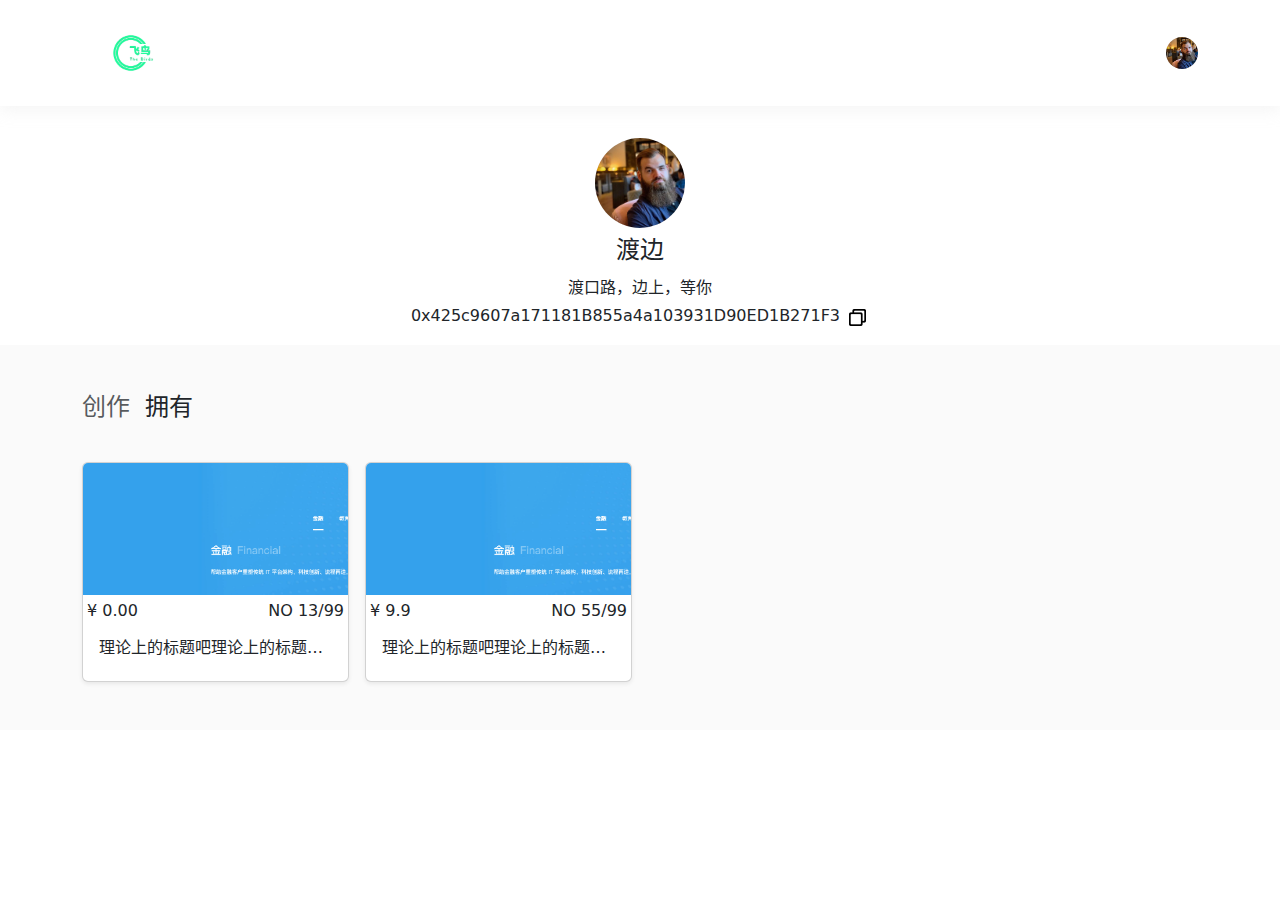
<file: center-buy.html>
<!DOCTYPE html>
<html lang="zh-CN">
	<head>
		<meta charset="utf-8">
		<title>NFT-bootstrap</title>
		<meta name="viewport" content="width=device-width, initial-scale=1">
		<link href="https://cdn.jsdelivr.net/npm/bootstrap@5.1.1/dist/css/bootstrap.min.css" rel="stylesheet"
			crossorigin="anonymous">
		<style type="text/css">
			.cred {
				border: 0.1px solid red;
			}

			header {
				box-shadow: 0px 4px 16px 0px rgba(212, 212, 212, 0.26);
			}
		</style>
	</head>
	<body>
		<header class="p-3 mb-3">
			<div class="container">
				<!-- <div class="d-flex flex-wrap align-items-center justify-content-center justify-content-lg-start"> -->
				<div class="d-flex flex-wrap align-items-center justify-content-center justify-content-md-between">
					<a href="#" class="d-flex align-items-center mb-2 mb-lg-0 text-dark text-decoration-none">
						<img src="img/image.png" class="img-fluid .img-thumbnail rounded-circle" width="100" />
					</a>

					<!-- <ul class="nav col-12 col-lg-auto me-lg-auto mb-2 justify-content-center mb-md-0"> -->
					<ul class="nav col-12 col-md-auto mb-2 justify-content-center mb-md-0">
						<!-- <li><a href="#" class="nav-link px-2 link-secondary">NFT市场</a></li>
		          <li><a href="#" class="nav-link px-2 link-dark">艺术家</a></li>
		          <li><a href="#" class="nav-link px-2 link-dark">展览馆</a></li>
		          <li><a href="#" class="nav-link px-2 link-dark">实物市场</a></li>
		          <li><a href="#" class="nav-link px-2 link-dark">元宇宙</a></li> -->
						<!-- <li><a href="#" class="nav-link px-2 link-secondary">NFT市场</a></li>
				  <li><a href="#" class="nav-link px-2 link-dark">设置信息</a></li>
				  <li><a href="#" class="nav-link px-2 link-dark">实名认证</a></li>
				  <li><a href="#" class="nav-link px-2 link-dark">邀请奖励</a></li> -->
						<!-- <li><a href="#" class="nav-link px-2 link-dark">市场动态</a></li> -->
						<!-- <li class="nav-item dropdown">
				    <a class="nav-link dropdown-toggle" href="#" id="navbarDropdown" role="button" data-bs-toggle="dropdown" aria-expanded="false">
				      Dropdown
				    </a>
				    <ul class="dropdown-menu" aria-labelledby="navbarDropdown">
				      <li><a class="dropdown-item" href="#">Action</a></li>
				      <li><a class="dropdown-item" href="#">Another action</a></li>
				      <li><hr class="dropdown-divider"></li>
				      <li><a class="dropdown-item" href="#">Something else here</a></li>
				    </ul>
				  </li> -->
					</ul>
					<style type="text/css">
						#head-logo::after {
							display: none;
							content: none;
						}
					</style>
					<div class="dropdown text-end">
						<a id="head-logo" href="#" class="d-block link-dark text-decoration-none dropdown-toggle"
							id="dropdownUser1" data-bs-toggle="dropdown" aria-expanded="false">
							<img src="./img/logo.jpeg" alt="mdo" width="32" height="32" class="rounded-circle">
						</a>
						<ul class="dropdown-menu text-small" aria-labelledby="dropdownUser1">
							<li><a class="dropdown-item" href="#">设置信息</a></li>
							<li><a class="dropdown-item" href="#">实名认证</a></li>
							<li><a class="dropdown-item" href="#">邀请奖励</a></li>
							<li>
								<hr class="dropdown-divider">
							</li>
							<li><a class="dropdown-item" href="#">离开系统</a></li>
						</ul>
					</div>
				</div>
			</div>
		</header>

		<style type="text/css">
			.baniframe {
				width: 100%;
				height: 100%;
				border-width: 0px;
			}

			.add-copy:hover {
				cursor: pointer;
			}
		</style>

		<!-- <iframe class="baniframe" sandbox="allow-scripts allow-same-origin" id="mh" src="./js/a8.html"></iframe> -->
		<div class=" p-3">
			<div class="container">
				<!-- <div class="row justify-content-between">
			    <div class="col-3">
			      One of
			    </div>
				<div class="col-3">
				  One of
				</div>
			  </div> -->
				<div class="row text-center">
					<div class="col-12">
						<img src="img/logo.jpeg" width="90" height="90" class="rounded-circle">
					</div>
					<div class="col-12">
						<h4 class="pt-2">渡边</h4>
					</div>
					<div class="col-12 p-1">
						渡口路，边上，等你
					</div>
					<div class="col-12 text-break align-middle">
						0x425c9607a171181B855a4a103931D90ED1B271F3 <img src="./img/copy24.png" class="add-copy">
					</div>
				</div>
			</div>
		</div>
		<!--  -->

		<style type="text/css">
			.content {
				background: #fafafa;
			}
			.content a{text-decoration: none;}
		</style>
		<div class="content">
			<div class="container pb-5">
				<!-- <h4 class="pt-5">创作</h4> -->
				
				<nav class="pt-5">
				  <ol class="breadcrumb">
				    <li class=""><a href="center.html" class=" text-muted"><h4>创作 &nbsp;</h4></a></li>
				    <li class=""><a href="#" class=" text-dark"><h4>拥有</h4></a></li>
				  </ol>
				</nav>
				<!-- <div class="d-flex">
		  			<div class="author d-flex align-items-center justify-content-center flex-column">
		  				<a href=""><img src="./img/logo02.jpeg" alt="" /></a>
		  				<div id="">
		  					住那
		  				</div>
		  			</div>
		  		</div> -->
				<div class="row row-cols-1 row-cols-md-4 g-3 pt-3">

					<div class="col colnft">
						<div class="card h-100 position-relative shadow-sm">
							<img src="./img/banner03.png" class="card-img-top" alt="...">
							<!-- <h6><span class="badge bg-warning" style="position: absolute;right: 0;top:5%;"><a href="#" class="text-dark">上架</a></span></h6> -->
							<div class="position-relative d-flex justify-content-around">
								<span class="card-title m-1  position-absolute top-0 start-0">¥ 0.00</span>
								<span class="card-title m-1 position-absolute top-0 end-0">NO 13/99</span>
							</div>
							<div class="card-body">
								<h6 class="card-title">&nbsp;</h6>
								<h6 class="card-title  text-truncate">理论上的标题吧理论上的标题吧理论上的标题吧理论上的标题吧</h6>
							</div>
						</div>
					</div>

					<div class="col colnft">
						<div class="card h-100 position-relative shadow-sm">
							<img src="./img/banner03.png" class="card-img-top" alt="...">
							<!-- <h6><span class="badge bg-warning" style="position: absolute;right: 0;top:5%;"><a href="#" class="text-dark">下架</a></span></h6> -->
							<div class="position-relative d-flex justify-content-around">
								<span class="card-title m-1  position-absolute top-0 start-0">¥ 9.9</span>
								<span class="card-title m-1 position-absolute top-0 end-0">NO 55/99</span>
							</div>
							<div class="card-body">
								<h6 class="card-title">&nbsp;</h6>
								<h6 class="card-title  text-truncate">理论上的标题吧理论上的标题吧理论上的标题吧理论上的标题吧</h6>
								
							</div>
						</div>
					</div>
					
				</div>
			</div>
		</div>


		<style type="text/css">
			.author-list {
				overflow: auto;
			}

			.author {
				width: 107px;
				height: 107px;
				border-radius: 16px;
			}

			.author:hover {
				background: #F5F5F5;
			}
		</style>

		<style type="text/css">
			footer a {
				color: #515154;
				text-decoration: none;
				font-size: 0.875em;
			}

			footer a:hover {
				color: #1d1d1f;
				text-decoration: underline;
			}
		</style>

		<!-- <footer></footer> -->
		<footer class="bd-footer py-5">
			<div class="container py-5">
				<div class="row">
				</div>
			</div>
		</footer>

		<!-- JavaScript 文件是可选的。从以下两种建议中选择一个即可！ -->

		<!-- 选项 1：包含 Popper 的 Bootstrap 集成包 -->
		<script src="https://cdn.jsdelivr.net/npm/bootstrap@5.1.1/dist/js/bootstrap.bundle.min.js"
			integrity="sha384-/bQdsTh/da6pkI1MST/rWKFNjaCP5gBSY4sEBT38Q/9RBh9AH40zEOg7Hlq2THRZ" crossorigin="anonymous">
		</script>

		<!-- 选项 2：Popper 和 Bootstrap 的 JS 插件各自独立 -->
		<!--
		<script src="https://cdn.jsdelivr.net/npm/@popperjs/core@2.9.3/dist/umd/popper.min.js" integrity="sha384-W8fXfP3gkOKtndU4JGtKDvXbO53Wy8SZCQHczT5FMiiqmQfUpWbYdTil/SxwZgAN" crossorigin="anonymous"></script>
		<script src="https://cdn.jsdelivr.net/npm/bootstrap@5.1.1/dist/js/bootstrap.min.js" integrity="sha384-skAcpIdS7UcVUC05LJ9Dxay8AXcDYfBJqt1CJ85S/CFujBsIzCIv+l9liuYLaMQ/" crossorigin="anonymous"></script>
		-->


	</body>
</html>
</file>
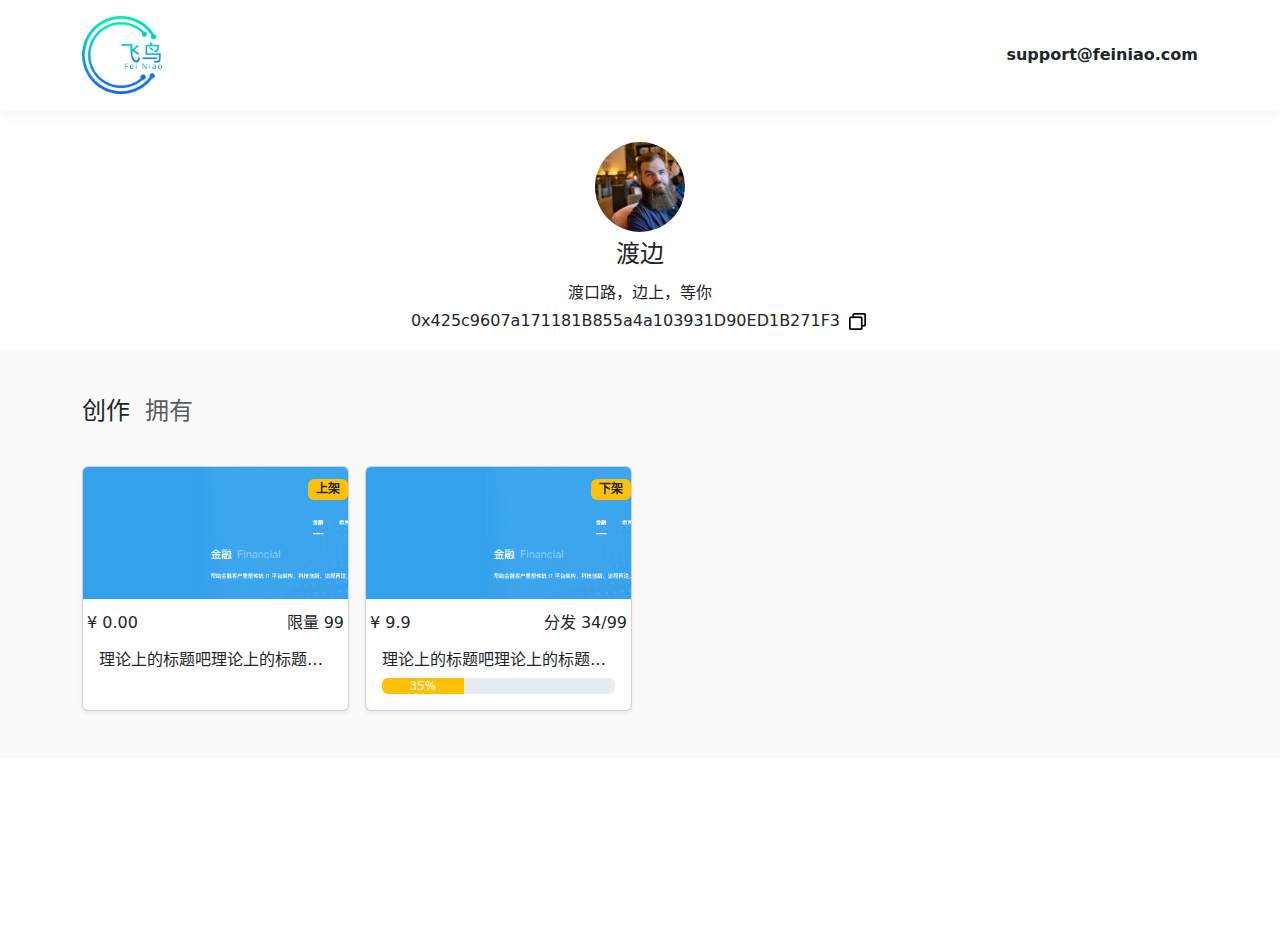
<file: center.html>
<!DOCTYPE html>
<html lang="zh-CN">
	<head>
		<meta charset="utf-8">
		<title>NFT-bootstrap</title>
		<meta name="viewport" content="width=device-width, initial-scale=1">
		<link href="https://cdn.jsdelivr.net/npm/bootstrap@5.1.1/dist/css/bootstrap.min.css" rel="stylesheet"
			crossorigin="anonymous">
		<style type="text/css">
			.cred {
				border: 0.1px solid red;
			}

			header {
				box-shadow: 0px 4px 16px 0px rgba(212, 212, 212, 0.26);
			}
		</style>
	</head>
	<body>
		<header class="p-3 mb-3">
			<div class="container">
				<!-- <div class="d-flex flex-wrap align-items-center justify-content-center justify-content-lg-start"> -->
				<div class="d-flex flex-wrap align-items-center justify-content-center justify-content-md-between">
					<a href="#" class="d-flex align-items-center mb-2 mb-lg-0 text-dark text-decoration-none">
						<img src="./img/logo-roll.png" class="img-fluid .img-thumbnail" width="80em" />
					</a>

					<!-- <ul class="nav col-12 col-lg-auto me-lg-auto mb-2 justify-content-center mb-md-0"> -->
					<ul class="nav col-12 col-md-auto mb-2 justify-content-center mb-md-0">
						<!-- <li><a href="#" class="nav-link px-2 link-secondary">NFT市场</a></li>
		          <li><a href="#" class="nav-link px-2 link-dark">艺术家</a></li>
		          <li><a href="#" class="nav-link px-2 link-dark">展览馆</a></li>
		          <li><a href="#" class="nav-link px-2 link-dark">实物市场</a></li>
		          <li><a href="#" class="nav-link px-2 link-dark">元宇宙</a></li> -->
						<!-- <li><a href="#" class="nav-link px-2 link-secondary">NFT市场</a></li>
				  <li><a href="#" class="nav-link px-2 link-dark">设置信息</a></li>
				  <li><a href="#" class="nav-link px-2 link-dark">实名认证</a></li>
				  <li><a href="#" class="nav-link px-2 link-dark">邀请奖励</a></li> -->
						<!-- <li><a href="#" class="nav-link px-2 link-dark">市场动态</a></li> -->
						<!-- <li class="nav-item dropdown">
				    <a class="nav-link dropdown-toggle" href="#" id="navbarDropdown" role="button" data-bs-toggle="dropdown" aria-expanded="false">
				      Dropdown
				    </a>
				    <ul class="dropdown-menu" aria-labelledby="navbarDropdown">
				      <li><a class="dropdown-item" href="#">Action</a></li>
				      <li><a class="dropdown-item" href="#">Another action</a></li>
				      <li><hr class="dropdown-divider"></li>
				      <li><a class="dropdown-item" href="#">Something else here</a></li>
				    </ul>
				  </li> -->
					</ul>
					<style type="text/css">
						#head-logo::after {
							display: none;
							content: none;
						}
					</style>
					<div class="dropdown text-end">
						<a id="head-logo" href="#" class="d-block link-dark text-decoration-none dropdown-toggle"
							id="dropdownUser1" data-bs-toggle="dropdown" aria-expanded="false">
							<!-- <img src="./img/logo.jpeg" alt="mdo" width="32" height="32" class="rounded-circle"> -->
							<b>support@feiniao.com</b>
						</a>
						<ul class="dropdown-menu text-small" aria-labelledby="dropdownUser1">
							<li><a class="dropdown-item" href="#">设置信息</a></li>
							<li><a class="dropdown-item" href="#">实名认证</a></li>
							<li><a class="dropdown-item" href="#">邀请奖励</a></li>
							<li>
								<hr class="dropdown-divider">
							</li>
							<li><a class="dropdown-item" href="#">离开系统</a></li>
						</ul>
					</div>
				</div>
			</div>
		</header>

		<style type="text/css">
			.baniframe {
				width: 100%;
				height: 100%;
				border-width: 0px;
			}

			.add-copy:hover {
				cursor: pointer;
			}
		</style>

		<!-- <iframe class="baniframe" sandbox="allow-scripts allow-same-origin" id="mh" src="./js/a8.html"></iframe> -->
		<div class=" p-3">
			<div class="container">
				<!-- <div class="row justify-content-between">
			    <div class="col-3">
			      One of
			    </div>
				<div class="col-3">
				  One of
				</div>
			  </div> -->
				<div class="row text-center">
					<div class="col-12">
						<img src="img/logo.jpeg" width="90" height="90" class="rounded-circle">
					</div>
					<div class="col-12">
						<h4 class="pt-2">渡边</h4>
					</div>
					<div class="col-12 p-1">
						渡口路，边上，等你
					</div>
					<div class="col-12 text-break align-middle">
						0x425c9607a171181B855a4a103931D90ED1B271F3 <img src="./img/copy24.png" class="add-copy">
					</div>
				</div>
			</div>
		</div>
		<!--  -->

		<style type="text/css">
			.content {
				background: #fafafa;
			}
			.content a{text-decoration: none;}
		</style>
		<div class="content">
			<div class="container pb-5">
				<!-- <h4 class="pt-5">创作</h4> -->
				
				<nav class="pt-5">
				  <ol class="breadcrumb">
				    <li class=""><a href="#" class=" text-dark"><h4>创作 &nbsp;</h4></a></li>
				    <li class=""><a href="center-buy.html" class=" text-muted"><h4>拥有</h4></a></li>
				  </ol>
				</nav>
				<!-- <div class="d-flex">
		  			<div class="author d-flex align-items-center justify-content-center flex-column">
		  				<a href=""><img src="./img/logo02.jpeg" alt="" /></a>
		  				<div id="">
		  					住那
		  				</div>
		  			</div>
		  		</div> -->
				<div class="row row-cols-1 row-cols-md-4 g-3 pt-3">

					<div class="col colnft">
						<div class="card h-100 position-relative shadow-sm">
							<img src="./img/banner03.png" class="card-img-top" alt="...">
							<h6><span class="badge bg-warning" style="position: absolute;right: 0;top:5%;"><a href="#" class="text-dark">上架</a></span></h6>
							<div class="position-relative d-flex justify-content-around">
								<span class="card-title m-1  position-absolute top-0 start-0">¥ 0.00</span>
								<span class="card-title m-1 position-absolute top-0 end-0">限量 99</span>
							</div>
							<div class="card-body">
								<h6 class="card-title">&nbsp;</h6>
								<h6 class="card-title  text-truncate">理论上的标题吧理论上的标题吧理论上的标题吧理论上的标题吧</h6>
							</div>
						</div>
					</div>

					<div class="col colnft">
						<div class="card h-100 position-relative shadow-sm">
							<img src="./img/banner03.png" class="card-img-top" alt="...">
							<h6><span class="badge bg-warning" style="position: absolute;right: 0;top:5%;"><a href="#" class="text-dark">下架</a></span></h6>
							<div class="position-relative d-flex justify-content-around">
								<span class="card-title m-1  position-absolute top-0 start-0">¥ 9.9</span>
								<span class="card-title m-1 position-absolute top-0 end-0">分发 34/99</span>
							</div>
							<div class="card-body">
								<h6 class="card-title">&nbsp;</h6>
								<h6 class="card-title  text-truncate">理论上的标题吧理论上的标题吧理论上的标题吧理论上的标题吧</h6>
								<div class="progress">
									<div class="progress-bar bg-warning" role="progressbar" style="width: 35%;"
										aria-valuenow="35" aria-valuemin="0" aria-valuemax="100">35%</div>
								</div>
							</div>
						</div>
					</div>
					
				</div>
			</div>
		</div>


		<style type="text/css">
			.author-list {
				overflow: auto;
			}

			.author {
				width: 107px;
				height: 107px;
				border-radius: 16px;
			}

			.author:hover {
				background: #F5F5F5;
			}
		</style>

		<style type="text/css">
			footer a {
				color: #515154;
				text-decoration: none;
				font-size: 0.875em;
			}

			footer a:hover {
				color: #1d1d1f;
				text-decoration: underline;
			}
		</style>

		<!-- <footer></footer> -->
		<footer class="bd-footer py-5">
			<div class="container py-5">
				<div class="row">
				</div>
			</div>
		</footer>

		<!-- JavaScript 文件是可选的。从以下两种建议中选择一个即可！ -->

		<!-- 选项 1：包含 Popper 的 Bootstrap 集成包 -->
		<script src="https://cdn.jsdelivr.net/npm/bootstrap@5.1.1/dist/js/bootstrap.bundle.min.js"
			integrity="sha384-/bQdsTh/da6pkI1MST/rWKFNjaCP5gBSY4sEBT38Q/9RBh9AH40zEOg7Hlq2THRZ" crossorigin="anonymous">
		</script>

		<!-- 选项 2：Popper 和 Bootstrap 的 JS 插件各自独立 -->
		<!--
		<script src="https://cdn.jsdelivr.net/npm/@popperjs/core@2.9.3/dist/umd/popper.min.js" integrity="sha384-W8fXfP3gkOKtndU4JGtKDvXbO53Wy8SZCQHczT5FMiiqmQfUpWbYdTil/SxwZgAN" crossorigin="anonymous"></script>
		<script src="https://cdn.jsdelivr.net/npm/bootstrap@5.1.1/dist/js/bootstrap.min.js" integrity="sha384-skAcpIdS7UcVUC05LJ9Dxay8AXcDYfBJqt1CJ85S/CFujBsIzCIv+l9liuYLaMQ/" crossorigin="anonymous"></script>
		-->


	</body>
</html>
</file>
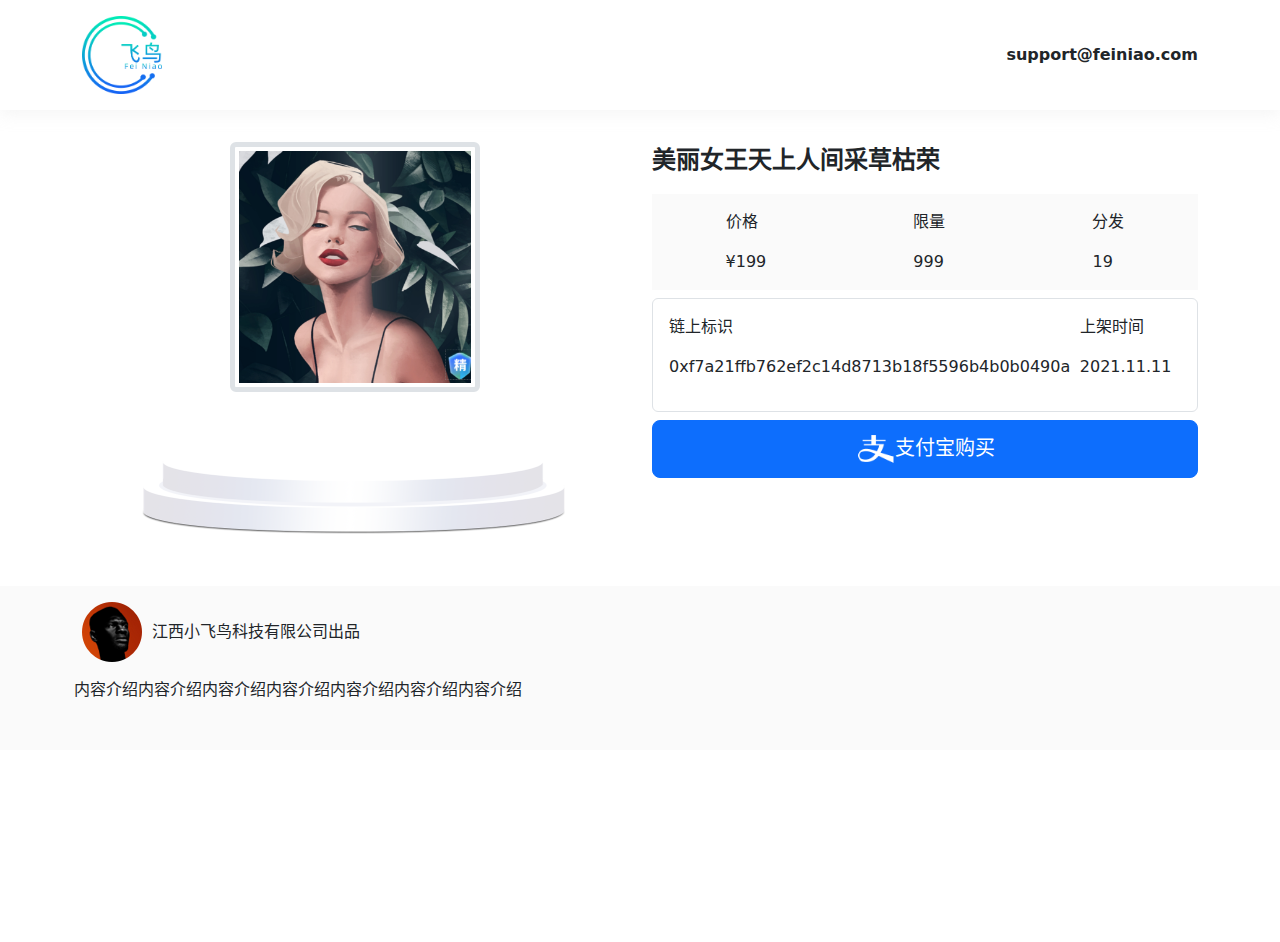
<file: detail.html>
<!DOCTYPE html>
<html lang="zh-CN">
	<head>
		<meta charset="utf-8">
		<title>NFT-bootstrap</title>
		<meta name="viewport" content="width=device-width, initial-scale=1">
		<link href="https://cdn.jsdelivr.net/npm/bootstrap@5.1.1/dist/css/bootstrap.min.css" rel="stylesheet"
			crossorigin="anonymous">
		<style type="text/css">
			.cred {
				border: 0.1px solid red;
			}

			header {
				box-shadow: 0px 4px 16px 0px rgba(212, 212, 212, 0.26);
			}

			.bg-main {
				background: rgb(107, 232, 186);
			}

			.bg-main2 {
				background: rgb(41, 103, 236);
			}
		</style>
	</head>
	<body>
		<header class="p-3 mb-3">
			<div class="container">
				<!-- <div class="d-flex flex-wrap align-items-center justify-content-center justify-content-lg-start"> -->
				<div class="d-flex flex-wrap align-items-center justify-content-center justify-content-md-between">
					<a href="#" class="d-flex align-items-center mb-2 mb-lg-0 text-dark text-decoration-none">
						<img src="./img/logo-roll.png" class="img-fluid .img-thumbnail" width="80em" />
					</a>

					<!-- <ul class="nav col-12 col-lg-auto me-lg-auto mb-2 justify-content-center mb-md-0"> -->
					<ul class="nav col-12 col-md-auto mb-2 justify-content-center mb-md-0">
						<!-- <li><a href="#" class="nav-link px-2 link-secondary">NFT市场</a></li>
		          <li><a href="#" class="nav-link px-2 link-dark">艺术家</a></li>
		          <li><a href="#" class="nav-link px-2 link-dark">展览馆</a></li>
		          <li><a href="#" class="nav-link px-2 link-dark">实物市场</a></li>
		          <li><a href="#" class="nav-link px-2 link-dark">元宇宙</a></li> -->
						<!-- <li><a href="#" class="nav-link px-2 link-secondary">NFT市场</a></li>
				  <li><a href="#" class="nav-link px-2 link-dark">设置信息</a></li>
				  <li><a href="#" class="nav-link px-2 link-dark">实名认证</a></li>
				  <li><a href="#" class="nav-link px-2 link-dark">邀请奖励</a></li> -->
						<!-- <li><a href="#" class="nav-link px-2 link-dark">市场动态</a></li> -->
						<!-- <li class="nav-item dropdown">
				    <a class="nav-link dropdown-toggle" href="#" id="navbarDropdown" role="button" data-bs-toggle="dropdown" aria-expanded="false">
				      Dropdown
				    </a>
				    <ul class="dropdown-menu" aria-labelledby="navbarDropdown">
				      <li><a class="dropdown-item" href="#">Action</a></li>
				      <li><a class="dropdown-item" href="#">Another action</a></li>
				      <li><hr class="dropdown-divider"></li>
				      <li><a class="dropdown-item" href="#">Something else here</a></li>
				    </ul>
				  </li> -->
					</ul>
					<style type="text/css">
						#head-logo::after {
							display: none;
							content: none;
						}
					</style>
					<div class="dropdown text-end">
						<a id="head-logo" href="#" class="d-block link-dark text-decoration-none dropdown-toggle"
							id="dropdownUser1" data-bs-toggle="dropdown" aria-expanded="false">
							<!-- <img src="./img/logo.jpeg" alt="mdo" width="32" height="32" class="rounded-circle"> -->
							<b>support@feiniao.com</b>
						</a>
						<ul class="dropdown-menu text-small" aria-labelledby="dropdownUser1">
							<li><a class="dropdown-item" href="#">设置信息</a></li>
							<li><a class="dropdown-item" href="#">实名认证</a></li>
							<li><a class="dropdown-item" href="#">邀请奖励</a></li>
							<li>
								<hr class="dropdown-divider">
							</li>
							<li><a class="dropdown-item" href="#">离开系统</a></li>
						</ul>
					</div>
				</div>
			</div>
		</header>

		<style type="text/css">
			.baniframe {
				width: 100%;
				height: 100%;
				border-width: 0px;
			}

			.add-copy:hover {
				cursor: pointer;
			}
			
			.nftimg{
				/* box-shadow: 0px 0px 15px 1px; */
				/* transform-style: preserve-3d;
				-webkit-transform-style: preserve-3d;
				perspective:150px;
				-webkit-perspective:150px; */
				/* transform: rotate(45deg);
				-webkit-transform: rotate(45deg); 
				transform-origin:20% 40%;
				-webkit-transform-origin:20% 40%; */;
				
				animation:myfirst 10s;
				animation-iteration-count:infinite;
				/* animation-timing-function: linear; */
				-webkit-animation:myfirst 10s;
				-webkit-animation-iteration-count: infinite;
				/* -webkit-animation-timing-function: linear; */
			}
			@keyframes myfirst{
				0%{transform:rotateY(0deg);}
				25%{transform:rotateY(30deg);}
				50%{transform:rotateY(0deg);}
				75%{transform:rotateY(-30deg);}
				100%{transform:rotateY(0deg);}
			}
			
			@-webkit-keyframes myfirsts
			{
				0%{transform:rotateY(0deg);}
				25%{transform:rotateY(30deg);}
				50%{transform:rotateY(0deg);}
				75%{transform:rotateY(-30deg);}
				100%{transform:rotateY(0deg);}
			}
			
			.nftimgdiv{
				perspective: 500px;
				transform-origin: bottom center;
				transform-style: preserve-3d;
				-webkit-transform-style: preserve-3d;
			}
		</style>
		
		<div class=" p-3">
			<div class="container">
				<div class="row d-flex align-content-start flex-wrap">
					<div class="col col-6 text-center nftimgdiv" style="position: relative;">
						<!-- <img src="./img/3d-2.png" class="nftimg" width="270" height="270" style="position: absolute;">
						<img src="./img/3d-3.png" class="nftimg" width="260" height="260" style="position: absolute;right: 65px;top: 5px;border:solid #fff 3px;border-radius: 15px;">
						<img src="./img/nft.png" class="nftimg" width="250" height="250" style="position: absolute;border-radius: 5px;right: 70px;top: 10px;"> -->
						
						<img src="./img/nft.png" class="img-thumbnail rounded border-5 nftimg" width="250" height="250">
						
						<img src="./img/nftbottom.png" class="img-fluid">
					</div>
					<div class="col col-6">
						<p class="fs-4 fw-bold">美丽女王天上人间采草枯荣</p>
						<div class="content d-flex justify-content-around pt-3">
							<div class="">
								<p>价格</p>
								<p>¥199</p>
							</div>
							<div class="">
								<p>限量</p>
								<p>999</p>
							</div>
							<div class="">
								<p>分发</p>
								<p>19</p>
							</div>
						</div>
						<div class="mt-2 mb-2 p-3 border rounded d-flex justify-content-between clearfix">
							<div class="clearfix">
								<p>链上标识</p>
								<span class="text-break" id="liveToastBtn" data-bs-toggle="tooltip"
									data-bs-placement="top"
									title="点击复制">0xf7a21ffb762ef2c14d8713b18f5596b4b0b0490a</span>
								<div class="position-fixed top-0 end-0 p-3" style="z-index: 11">
									<div id="liveToast" class="toast" role="alert" aria-live="assertive"
										aria-atomic="true">
										<div class="toast-body fw-bold">
											复制成功
										</div>
									</div>
								</div>
								<script type="text/javascript">
									var toastTrigger = document.getElementById('liveToastBtn')
									var toastLiveExample = document.getElementById('liveToast')
									if (toastTrigger) {
										toastTrigger.addEventListener('click', function() {
											var toast = new bootstrap.Toast(toastLiveExample)
											toast.show()
										})
									}
								</script>
							</div>
							<div class="">
								<p>上架时间</p>
								<p>2021.11.11</p>
							</div>
						</div>
						<div class="d-grid gap-2">
						  <button class="btn btn-primary btn-lg" type="button"><img src="img/alipay.png" width="40" >支付宝购买</button>
						  <!-- <button class="btn btn-success" type="button">微信</button> -->
						</div>
					</div>
				</div>

				<!-- <div class="row text-center">
					<div class="col-12">
						<img src="img/logo.jpeg" width="90" height="90" class="rounded-circle">
					</div>
					<div class="col-12">
						<h4 class="pt-2">渡边</h4>
					</div>
					<div class="col-12 p-1">
						渡口路，边上，等你
					</div>
					<div class="col-12 text-break align-middle">
						0x425c9607a171181B855a4a103931D90ED1B271F3 <img src="./img/copy24.png" class="add-copy">
					</div>
				</div> -->
			</div>
		</div>
		<!--  -->

		<style type="text/css">
			.content {
				background: #fafafa;
			}

			.content a {
				text-decoration: none;
			}
		</style>
		<div class="content">
			<div class="container pb-5">
				<!-- <h4 class="pt-5">创作</h4> -->

				<nav class="pt-3">
					<ol class="breadcrumb">
						<li class=""><a href="#" class=" text-dark">
								<img src="img/logo02.jpeg" > &nbsp;江西小飞鸟科技有限公司出品
							</a></li>
					</ol>
				</nav>
				<!-- <div class="d-flex">
		  			<div class="author d-flex align-items-center justify-content-center flex-column">
		  				<a href=""><img src="./img/logo02.jpeg" alt="" /></a>
		  				<div id="">
		  					住那
		  				</div>
		  			</div>
		  		</div> -->
				<div class="row row-cols-1 row-cols-md-4 g-3 pt-3">

					内容介绍内容介绍内容介绍内容介绍内容介绍内容介绍内容介绍

				</div>
			</div>
		</div>


		<style type="text/css">
			.author-list {
				overflow: auto;
			}

			.author {
				width: 107px;
				height: 107px;
				border-radius: 16px;
			}

			.author:hover {
				background: #F5F5F5;
			}
		</style>

		<style type="text/css">
			footer a {
				color: #515154;
				text-decoration: none;
				font-size: 0.875em;
			}

			footer a:hover {
				color: #1d1d1f;
				text-decoration: underline;
			}
		</style>

		<!-- <footer></footer> -->
		<footer class="bd-footer py-5">
			<div class="container py-5">
				<div class="row">
				</div>
			</div>
		</footer>

		<!-- JavaScript 文件是可选的。从以下两种建议中选择一个即可！ -->

		<!-- 选项 1：包含 Popper 的 Bootstrap 集成包 -->
		<script src="https://cdn.jsdelivr.net/npm/bootstrap@5.1.1/dist/js/bootstrap.bundle.min.js"
			integrity="sha384-/bQdsTh/da6pkI1MST/rWKFNjaCP5gBSY4sEBT38Q/9RBh9AH40zEOg7Hlq2THRZ" crossorigin="anonymous">
		</script>

		<!-- 选项 2：Popper 和 Bootstrap 的 JS 插件各自独立 -->
		<!--
		<script src="https://cdn.jsdelivr.net/npm/@popperjs/core@2.9.3/dist/umd/popper.min.js" integrity="sha384-W8fXfP3gkOKtndU4JGtKDvXbO53Wy8SZCQHczT5FMiiqmQfUpWbYdTil/SxwZgAN" crossorigin="anonymous"></script>
		<script src="https://cdn.jsdelivr.net/npm/bootstrap@5.1.1/dist/js/bootstrap.min.js" integrity="sha384-skAcpIdS7UcVUC05LJ9Dxay8AXcDYfBJqt1CJ85S/CFujBsIzCIv+l9liuYLaMQ/" crossorigin="anonymous"></script>
		-->
		
		<!-- ==================== -->
		


	</body>
</html>
</file>
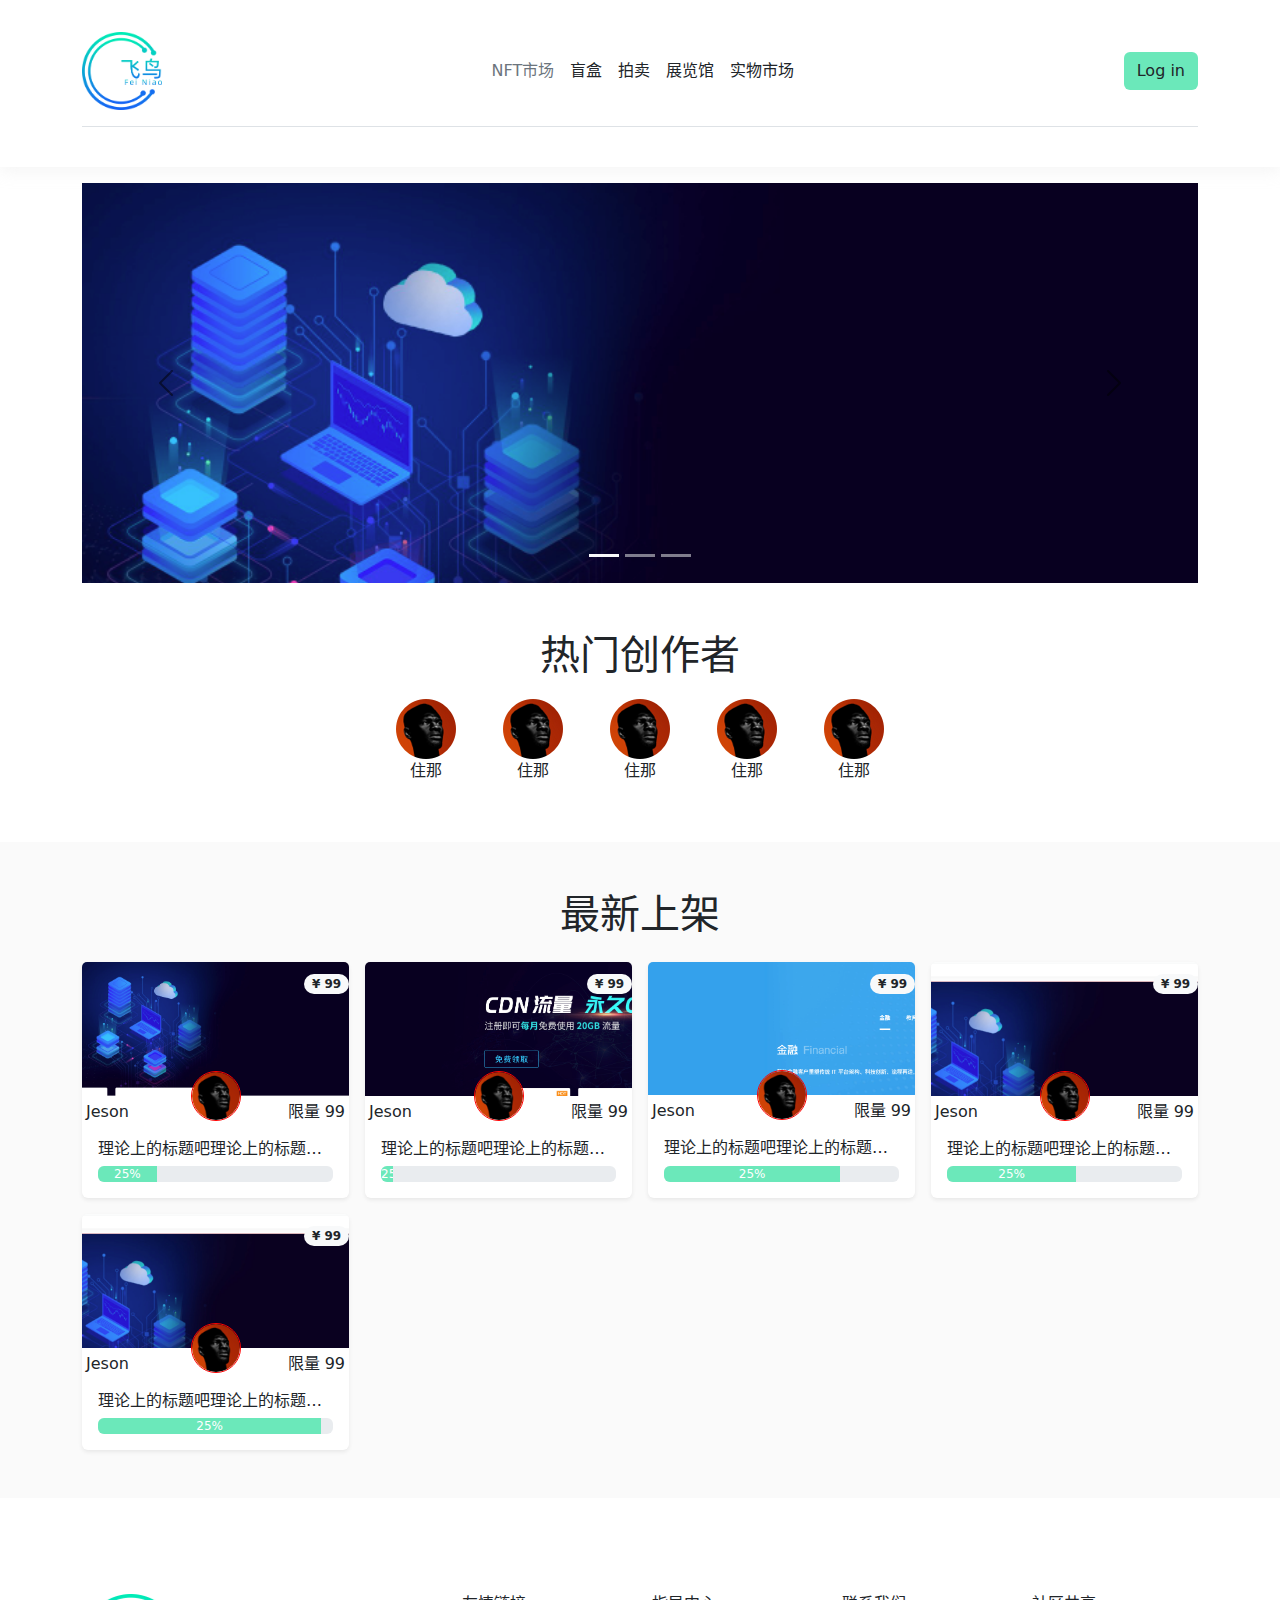
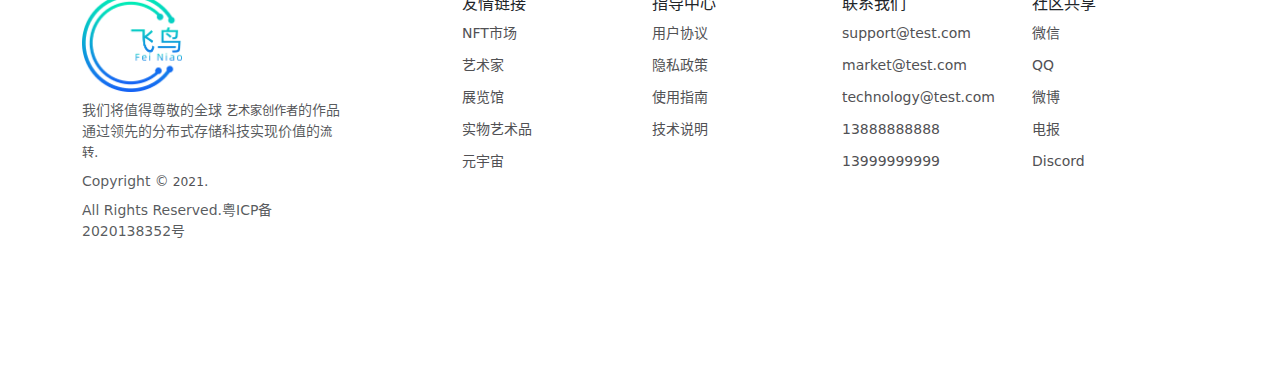
<file: index2.html>
<!DOCTYPE html>
<html lang="zh-CN">
	<head>
		<meta charset="utf-8">
		<title>NFT-bootstrap</title>
		<meta name="viewport" content="width=device-width, initial-scale=1">
		<link href="https://cdn.jsdelivr.net/npm/bootstrap@5.1.1/dist/css/bootstrap.min.css" rel="stylesheet" crossorigin="anonymous">
		<style type="text/css">
			.cred{border: 0.1px solid red;}
			header{box-shadow: 0px 4px 16px 0px rgba(212, 212, 212, 0.26);}
			.btn-main,.bg-main{background-color: rgb(107,232,186);}
			.btn-main:hover{background-color: rgb(94,206,194);}
		</style>
	</head>
	<body>
		<header class="p-3 mb-3">
		    <div class="container">
		      <!-- <div class="d-flex flex-wrap align-items-center justify-content-center justify-content-lg-start"> -->
			  <div class="d-flex flex-wrap align-items-center justify-content-center justify-content-md-between py-3 mb-4 border-bottom">
		        <a href="/" class="d-flex align-items-center mb-2 mb-lg-0 text-dark text-decoration-none">
		          <!-- <svg class="bi me-2" width="40" height="32" role="img" aria-label="Bootstrap"><use xlink:href="#bootstrap"></use></svg> -->
					<img src="./img/logo-roll.png" width="80em" class="img-fluid .img-thumbnail" />
				<!-- <img
				  class="img1"
				  referrerpolicy="no-referrer"
				  src="https://lanhu.oss-cn-beijing.aliyuncs.com/SketchPngda2b47b7b7fa029b27926ea884b1597c2c313bb571c308534229dad9538b8fa3"
				/> -->
				</a>
				
		        <!-- <ul class="nav col-12 col-lg-auto me-lg-auto mb-2 justify-content-center mb-md-0"> -->
				<ul class="nav col-12 col-md-auto mb-2 justify-content-center mb-md-0">
		          <li><a href="#" class="nav-link px-2 link-secondary">NFT市场</a></li>
		          <li><a href="#" class="nav-link px-2 link-dark">盲盒</a></li>
		          <li><a href="#" class="nav-link px-2 link-dark">拍卖</a></li>
		          <li><a href="#" class="nav-link px-2 link-dark">展览馆</a></li>
		          <li><a href="#" class="nav-link px-2 link-dark">实物市场</a></li>
		          <!-- <li><a href="#" class="nav-link px-2 link-dark">市场动态</a></li> -->
				  <!-- <li class="nav-item dropdown">
				    <a class="nav-link dropdown-toggle" href="#" id="navbarDropdown" role="button" data-bs-toggle="dropdown" aria-expanded="false">
				      Dropdown
				    </a>
				    <ul class="dropdown-menu" aria-labelledby="navbarDropdown">
				      <li><a class="dropdown-item" href="#">Action</a></li>
				      <li><a class="dropdown-item" href="#">Another action</a></li>
				      <li><hr class="dropdown-divider"></li>
				      <li><a class="dropdown-item" href="#">Something else here</a></li>
				    </ul>
				  </li> -->
		        </ul>
		
		        <!-- <form class="col-12 col-lg-auto mb-3 mb-lg-0 me-lg-3">
		          <input type="search" class="form-control" placeholder="Search..." aria-label="Search">
		        </form> -->
				
				<div class="text-end">
				  <a href="login.html"><button type="button" class="btn btn-main">Log in</button></a>
				</div>
		
		        <!-- <div class="dropdown text-end">
		          <a href="#" class="d-block link-dark text-decoration-none dropdown-toggle" id="dropdownUser1" data-bs-toggle="dropdown" aria-expanded="false">
		            <img src="./img/logo.jpeg" alt="mdo" width="32" height="32" class="rounded-circle">
		          </a>
		          <ul class="dropdown-menu text-small" aria-labelledby="dropdownUser1">
		            <li><a class="dropdown-item" href="#">个人中心</a></li>
		            <li><a class="dropdown-item" href="#">Settings</a></li>
		            <li><a class="dropdown-item" href="#">Profile</a></li>
		            <li><hr class="dropdown-divider"></li>
		            <li><a class="dropdown-item" href="#">Sign out</a></li>
		          </ul>
		        </div> -->
		      </div>
		    </div>
		  </header>
		  
		  <style type="text/css">
		  	.banner .carousel-inner {
				max-height: 400px;
			}
		  </style>
		  
		  <div class="banner">
		  	<div class="container">
				<!-- <div class="d-flex flex-wrap justify-content-md-between">
					<div class="banner-left cred">
						asdfasdf
					</div>
					<div class="banner-right cred">
						asdfasdf
					</div>
				</div> -->
				<div id="carouselExampleDark" class="carousel carousel-dark slide carousel-fade" data-bs-ride="carousel">
				  <div class="carousel-indicators">
				    <button type="button" data-bs-target="#carouselExampleDark" data-bs-slide-to="0" class="active bg-light" aria-current="true" aria-label="Slide 1"></button>
				    <button type="button" data-bs-target="#carouselExampleDark" data-bs-slide-to="1" aria-label="Slide 2" class=" bg-light"></button>
				    <button type="button" data-bs-target="#carouselExampleDark" data-bs-slide-to="2" aria-label="Slide 3" class=" bg-light"></button>
				  </div>
				  <div class="carousel-inner text-light">
				    <div class="carousel-item active" data-bs-interval="10000">
				      <img src="./img/banner01.png" class="d-block w-100" alt="...">
				      <div class="carousel-caption d-none d-md-block text-white">
				        <h5>First slide label</h5>
				        <p>Some representative placeholder content for the first slide.</p>
				      </div>
				    </div>
				    <div class="carousel-item" data-bs-interval="2000">
				      <img src="./img/banner02.png" class="d-block w-100" alt="...">
				      <div class="carousel-caption d-none d-md-block text-white">
				        <h5>Second slide label</h5>
				        <p>Some representative placeholder content for the second slide.</p>
				      </div>
				    </div>
				    <div class="carousel-item">
				      <img src="./img/banner03.png" class="d-block w-100" alt="...">
				      <div class="carousel-caption d-none d-md-block text-white">
				        <h5>Third slide label</h5>
				        <p>Some representative placeholder content for the third slide.</p>
				      </div>
				    </div>
				  </div>
				  <button class="carousel-control-prev" type="button" data-bs-target="#carouselExampleDark" data-bs-slide="prev">
				    <span class="carousel-control-prev-icon" aria-hidden="true"></span>
				    <span class="visually-hidden">Previous</span>
				  </button>
				  <button class="carousel-control-next" type="button" data-bs-target="#carouselExampleDark" data-bs-slide="next">
				    <span class="carousel-control-next-icon" aria-hidden="true"></span>
				    <span class="visually-hidden">Next</span>
				  </button>
				</div>
			</div>
		  </div>
		  <!-- banner end  -->
		  
		  <style type="text/css">
			.author-list{
				overflow: auto;
			}
		  	.author{
				width: 107px;
				height: 107px;
				border-radius: 16px;
			}
			.author:hover{
				background: #F5F5F5;
			}
		  </style>
		
		<div class="content">
			<div class="author-panner pb-5">
				<div class="container text-center">
					<h1 class="pt-5">热门创作者</h1>
					<div class="d-flex author-list justify-content-center">
						<div class="author d-flex align-items-center justify-content-center flex-column">
							<a href=""><img src="./img/logo02.jpeg" alt="" /></a>
							<div id="">
								住那
							</div>
						</div>
						
						<div class="author d-flex align-items-center justify-content-center flex-column">
							<a href=""><img src="./img/logo02.jpeg" alt="" /></a>
							<div id="">
								住那
							</div>
						</div>
						<div class="author d-flex align-items-center justify-content-center flex-column">
							<a href=""><img src="./img/logo02.jpeg" alt="" /></a>
							<div id="">
								住那
							</div>
						</div>
						<div class="author d-flex align-items-center justify-content-center flex-column">
							<a href=""><img src="./img/logo02.jpeg" alt="" /></a>
							<div id="">
								住那
							</div>
						</div>
						<div class="author d-flex align-items-center justify-content-center flex-column">
							<a href=""><img src="./img/logo02.jpeg" alt="" /></a>
							<div id="">
								住那
							</div>
						</div>
						
					</div>
				</div>
			</div>
			<style type="text/css">
				.colnft .card{border:currentColor;}
				/* .colnft .card:hover{box-shadow: 0 0 8px 8px rgba(0,0,0,.15)!important} */
				.colnft .card:hover{box-shadow: 0 .5rem 1rem rgba(0,0,0,.15)!important}
				.publish{background: #fafafa;}
			</style>
			<div class="publish">
				<div class="container pb-5 text-center">
					<h1 class="pt-5">最新上架</h1>
					<!-- <div class="d-flex">
						<div class="author d-flex align-items-center justify-content-center flex-column">
							<a href=""><img src="./img/logo02.jpeg" alt="" /></a>
							<div id="">
								住那
							</div>
						</div>
					</div> -->
					<div class="row row-cols-1 row-cols-md-4 g-3 pt-3">
						
					  <div class="col colnft">
					    <div class="card h-100 position-relative shadow-sm">
					      <img src="./img/banner01.png" class="card-img-top" alt="...">
						  <span class="badge rounded-pill bg-light text-dark" style="position: absolute;right: 0;top:5%;">¥ 99 <span class="visually-hidden">unread messages</span></span>
					      <div class="position-relative d-flex justify-content-around">
							<img src="./img/logo02.jpeg" style="width: 50px;height: 50px;border-radius: 50%;" class="cred  position-absolute top-0 start-10 translate-middle-y ">
							<span class="card-title m-1  position-absolute top-0 start-0">Jeson</span>
							<span class="card-title m-1 position-absolute top-0 end-0">限量 99</span>
					      </div>
						  <div class="card-body">
						  	<h6 class="card-title">&nbsp;</h6>
						  	<h6 class="card-title  text-truncate">理论上的标题吧理论上的标题吧理论上的标题吧理论上的标题吧</h6>
						  	<!-- <p class="card-text"><progress value="62" max="100"></progress></p> -->
							<div class="progress">
							  <div class="progress-bar bg-main" role="progressbar" style="width: 25%;" aria-valuenow="25" aria-valuemin="0" aria-valuemax="100">25%</div>
							</div>
						  </div>
					    </div>
					  </div>
					  
					  <div class="col colnft">
					    <div class="card h-100 position-relative shadow-sm">
					      <img src="./img/banner02.png" class="card-img-top" alt="...">
					  						  <span class="badge rounded-pill bg-light text-dark" style="position: absolute;right: 0;top:5%;">¥ 99 <span class="visually-hidden">unread messages</span></span>
					      <div class="position-relative d-flex justify-content-around">
					  							<img src="./img/logo02.jpeg" style="width: 50px;height: 50px;border-radius: 50%;" class="cred  position-absolute top-0 start-10 translate-middle-y ">
					  							<span class="card-title m-1  position-absolute top-0 start-0">Jeson</span>
					  							<span class="card-title m-1 position-absolute top-0 end-0">限量 99</span>
					      </div>
					  						  <div class="card-body">
					  						  	<h6 class="card-title">&nbsp;</h6>
					  						  	<h6 class="card-title  text-truncate">理论上的标题吧理论上的标题吧理论上的标题吧理论上的标题吧</h6>
					  						  	<!-- <p class="card-text"><progress value="62" max="100"></progress></p> -->
					  							<div class="progress">
					  							  <div class="progress-bar bg-main" role="progressbar" style="width: 5%;" aria-valuenow="5" aria-valuemin="0" aria-valuemax="100">25%</div>
					  							</div>
					  						  </div>
					    </div>
					  </div>
					  
					  <div class="col colnft">
					    <div class="card h-100 position-relative shadow-sm">
					      <img src="./img/banner03.png" class="card-img-top" alt="...">
					  						  <span class="badge rounded-pill bg-light text-dark" style="position: absolute;right: 0;top:5%;">¥ 99 <span class="visually-hidden">unread messages</span></span>
					      <div class="position-relative d-flex justify-content-around">
					  							<img src="./img/logo02.jpeg" style="width: 50px;height: 50px;border-radius: 50%;" class="cred  position-absolute top-0 start-10 translate-middle-y ">
					  							<span class="card-title m-1  position-absolute top-0 start-0">Jeson</span>
					  							<span class="card-title m-1 position-absolute top-0 end-0">限量 99</span>
					      </div>
					  						  <div class="card-body">
					  						  	<h6 class="card-title">&nbsp;</h6>
					  						  	<h6 class="card-title  text-truncate">理论上的标题吧理论上的标题吧理论上的标题吧理论上的标题吧</h6>
					  						  	<!-- <p class="card-text"><progress value="62" max="100"></progress></p> -->
					  							<div class="progress">
					  							  <div class="progress-bar bg-main" role="progressbar" style="width: 75%;" aria-valuenow="75" aria-valuemin="0" aria-valuemax="100">25%</div>
					  							</div>
					  						  </div>
					    </div>
					  </div>
					  
					  <div class="col colnft">
					    <div class="card h-100 position-relative shadow-sm">
					      <img src="./img/banner04.png" class="card-img-top" alt="...">
					  						  <span class="badge rounded-pill bg-light text-dark" style="position: absolute;right: 0;top:5%;">¥ 99 <span class="visually-hidden">unread messages</span></span>
					      <div class="position-relative d-flex justify-content-around">
					  							<img src="./img/logo02.jpeg" style="width: 50px;height: 50px;border-radius: 50%;" class="cred  position-absolute top-0 start-10 translate-middle-y ">
					  							<span class="card-title m-1  position-absolute top-0 start-0">Jeson</span>
					  							<span class="card-title m-1 position-absolute top-0 end-0">限量 99</span>
					      </div>
					  						  <div class="card-body">
					  						  	<h6 class="card-title">&nbsp;</h6>
					  						  	<h6 class="card-title  text-truncate">理论上的标题吧理论上的标题吧理论上的标题吧理论上的标题吧</h6>
					  						  	<!-- <p class="card-text"><progress value="62" max="100"></progress></p> -->
					  							<div class="progress">
					  							  <div class="progress-bar bg-main" role="progressbar" style="width: 55%;" aria-valuenow="55" aria-valuemin="0" aria-valuemax="100">25%</div>
					  							</div>
					  						  </div>
					    </div>
					  </div>
					  
					  <div class="col colnft">
					    <div class="card h-100 position-relative shadow-sm">
					      <img src="./img/banner04.png" class="card-img-top" alt="...">
					  						  <span class="badge rounded-pill bg-light text-dark" style="position: absolute;right: 0;top:5%;">¥ 99 <span class="visually-hidden">unread messages</span></span>
					      <div class="position-relative d-flex justify-content-around">
					  							<img src="./img/logo02.jpeg" style="width: 50px;height: 50px;border-radius: 50%;" class="cred  position-absolute top-0 start-10 translate-middle-y ">
					  							<span class="card-title m-1  position-absolute top-0 start-0">Jeson</span>
					  							<span class="card-title m-1 position-absolute top-0 end-0">限量 99</span>
					      </div>
					  						  <div class="card-body">
					  						  	<h6 class="card-title">&nbsp;</h6>
					  						  	<h6 class="card-title  text-truncate">理论上的标题吧理论上的标题吧理论上的标题吧理论上的标题吧</h6>
					  						  	<!-- <p class="card-text"><progress value="62" max="100"></progress></p> -->
					  							<div class="progress">
					  							  <div class="progress-bar bg-main" role="progressbar" style="width: 95%;" aria-valuenow="95" aria-valuemin="0" aria-valuemax="100">25%</div>
					  							</div>
					  						  </div>
					    </div>
					  </div>
					  
					  
					  
					</div>
				</div>
				
			</div>
		</div>
		
		<style type="text/css">
			footer a{color: #515154;text-decoration: none;font-size: 0.875em;}
			footer a:hover{color: #1d1d1f;text-decoration: underline;}
		</style>
		
		<!-- <footer></footer> -->
		<footer class="bd-footer py-5 ">
		  <div class="container py-5">
		    <div class="row">
		      <div class="col-lg-3 mb-3">
		        <a class="d-inline-flex align-items-center mb-2 link-dark text-decoration-none" href="/" aria-label="Bootstrap">
					<!-- <img src="https://lanhu.oss-cn-beijing.aliyuncs.com/SketchPngdc001eb902809ce3edaf88c6bde90cdf184cdbd726ef04a572b861a94f91546e"/> -->
					<img src="./img/logo-roll.png" width="100"/>
				  <!-- <span class="fs-5"> Feiniao</span> -->
		        </a>
		        <ul class="list-unstyled small text-muted">
		          <li class="mb-2">我们将值得尊敬的全球 <a href="/docs/5.1/about/team/">艺术家创作者</a>的作品通过领先的分布式存储科技实现价值的<a href="https://github.com/twbs/bootstrap/graphs/contributors">流转</a>.</li>
		          <li class="mb-2"> <a href="https://github.com/twbs/bootstrap/blob/main/LICENSE" target="_blank" rel="license noopener"> </a>Copyright ©<a href="https://creativecommons.org/licenses/by/3.0/" target="_blank" rel="license noopener"> 2021</a>.</li>
		          <li class="mb-2">All Rights Reserved.粤ICP备2020138352号</li>
		        </ul>
		      </div>
		      <div class="col-6 col-lg-2 offset-lg-1 mb-3">
		        <h6>友情链接</h6>
		        <ul class="list-unstyled">
		          <li class="mb-2"><a href="/">NFT市场</a></li>
		          <li class="mb-2"><a href="/docs/5.1/">艺术家</a></li>
		          <li class="mb-2"><a href="/docs/5.1/examples/">展览馆</a></li>
		          <li class="mb-2"><a href="https://themes.getbootstrap.com/">实物艺术品</a></li>
		          <li class="mb-2"><a href="https://blog.getbootstrap.com/">元宇宙</a></li>
		        </ul>
		      </div>
		      <div class="col-6 col-lg-2 mb-3">
		        <h6>指导中心</h6>
		        <ul class="list-unstyled">
		          <li class="mb-2"><a href="/docs/5.1/getting-started/">用户协议</a></li>
		          <li class="mb-2"><a href="/docs/5.1/examples/starter-template/">隐私政策</a></li>
		          <li class="mb-2"><a href="/docs/5.1/getting-started/webpack/">使用指南</a></li>
		          <li class="mb-2"><a href="/docs/5.1/getting-started/parcel/">技术说明</a></li>
		        </ul>
		      </div>
		      <div class="col-6 col-lg-2 mb-3">
		        <h6>联系我们</h6>
		        <ul class="list-unstyled">
		          <li class="mb-2"><a href="https://github.com/twbs/bootstrap">support@test.com</a></li>
		          <li class="mb-2"><a href="https://github.com/twbs/bootstrap/tree/v4-dev">market@test.com</a></li>
		          <li class="mb-2"><a href="https://github.com/twbs/icons">technology@test.com</a></li>
		          <li class="mb-2"><a href="https://github.com/twbs/rfs">13888888888</a></li>
		          <li class="mb-2"><a href="https://github.com/twbs/bootstrap-npm-starter">13999999999</a></li>
		        </ul>
		      </div>
		      <div class="col-6 col-lg-2 mb-3">
		        <h6>社区共享</h6>
		        <ul class="list-unstyled">
		          <li class="mb-2"><a href="https://github.com/twbs/bootstrap/issues">微信</a></li>
		          <li class="mb-2"><a href="https://github.com/twbs/bootstrap/discussions">QQ</a></li>
		          <li class="mb-2"><a href="https://github.com/sponsors/twbs">微博</a></li>
		          <li class="mb-2"><a href="https://opencollective.com/bootstrap">电报</a></li>
		          <li class="mb-2"><a href="https://bootstrap-slack.herokuapp.com/">Discord</a></li>
		          <li class="mb-2"><a href="https://stackoverflow.com/questions/tagged/bootstrap-5"></a></li>
		        </ul>
		      </div>
		    </div>
		  </div>
		</footer>
		
		<!-- JavaScript 文件是可选的。从以下两种建议中选择一个即可！ -->
		
		<!-- 选项 1：包含 Popper 的 Bootstrap 集成包 -->
		<script src="https://cdn.jsdelivr.net/npm/bootstrap@5.1.1/dist/js/bootstrap.bundle.min.js" integrity="sha384-/bQdsTh/da6pkI1MST/rWKFNjaCP5gBSY4sEBT38Q/9RBh9AH40zEOg7Hlq2THRZ" crossorigin="anonymous"></script>
	
		<!-- 选项 2：Popper 和 Bootstrap 的 JS 插件各自独立 -->
		<!--
		<script src="https://cdn.jsdelivr.net/npm/@popperjs/core@2.9.3/dist/umd/popper.min.js" integrity="sha384-W8fXfP3gkOKtndU4JGtKDvXbO53Wy8SZCQHczT5FMiiqmQfUpWbYdTil/SxwZgAN" crossorigin="anonymous"></script>
		<script src="https://cdn.jsdelivr.net/npm/bootstrap@5.1.1/dist/js/bootstrap.min.js" integrity="sha384-skAcpIdS7UcVUC05LJ9Dxay8AXcDYfBJqt1CJ85S/CFujBsIzCIv+l9liuYLaMQ/" crossorigin="anonymous"></script>
		-->
		
	
	</body>
</html>
</file>
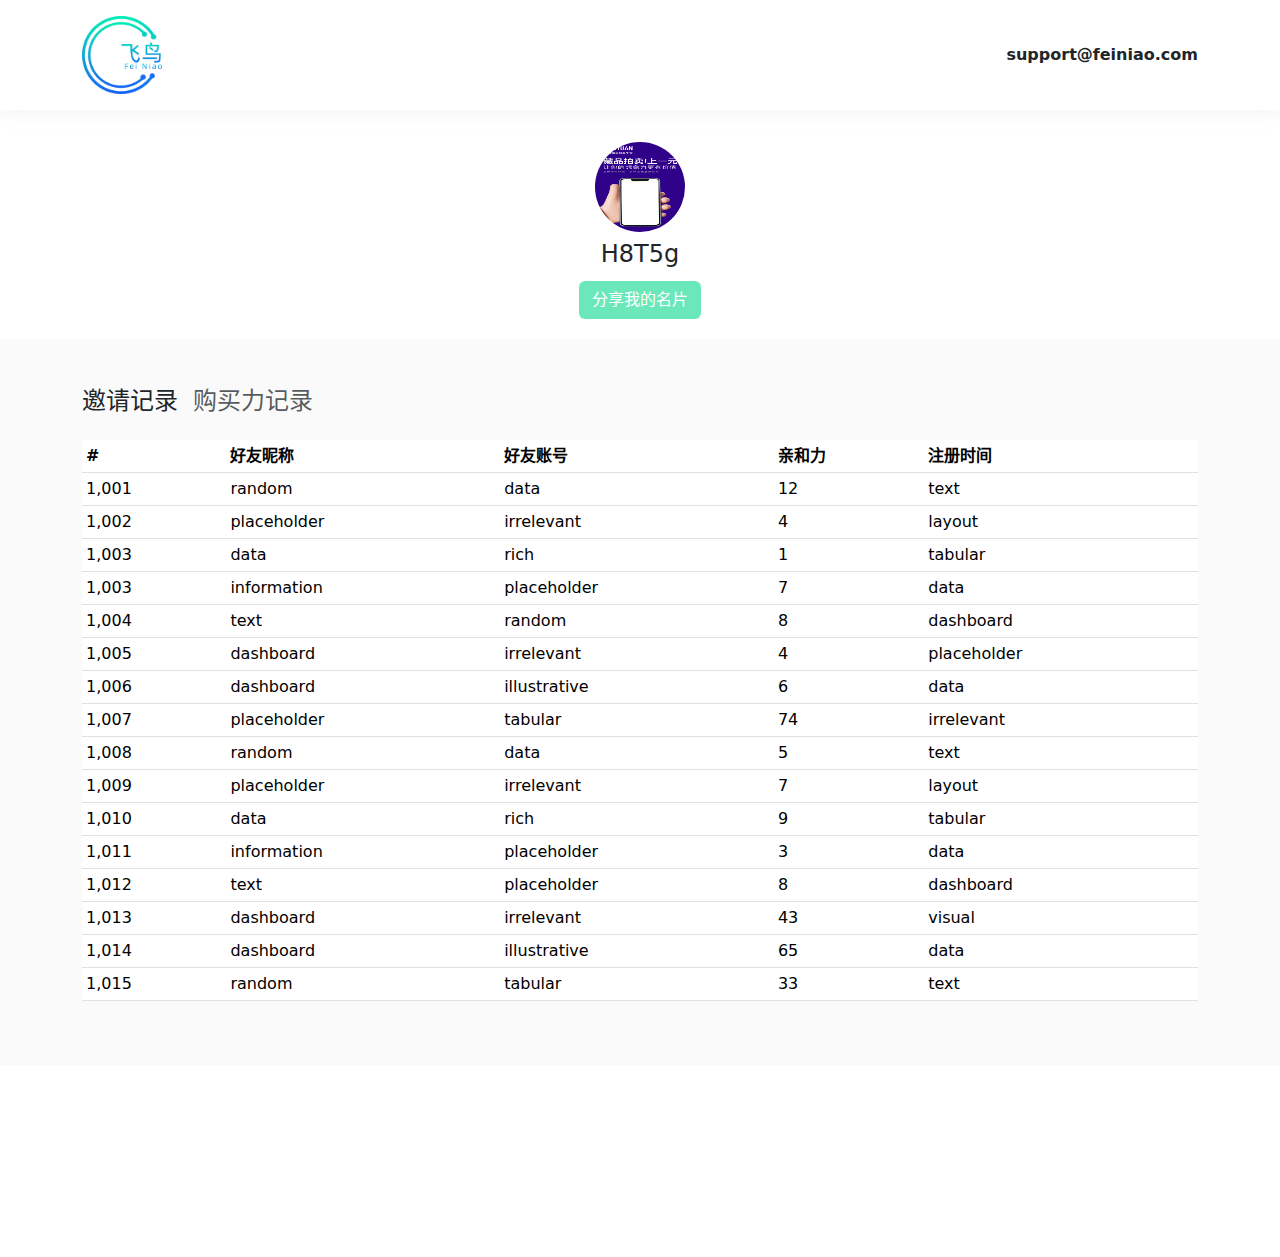
<file: invite.html>
<!DOCTYPE html>
<html lang="zh-CN">
	<head>
		<meta charset="utf-8">
		<title>NFT-bootstrap</title>
		<meta name="viewport" content="width=device-width, initial-scale=1">
		<link href="https://cdn.jsdelivr.net/npm/bootstrap@5.1.1/dist/css/bootstrap.min.css" rel="stylesheet"
			crossorigin="anonymous">
		<style type="text/css">
			.cred {
				border: 0.1px solid red;
			}

			.cmain {
				color: rgb(107, 232, 186);
			}

			.cmain2 {
				color: rgb(94, 206, 194);
			}

			a:hover {
				color: rgb(94, 206, 194);
			}

			.bg-main {
				background: rgb(107, 232, 186);
			}
			.bg-main2{
				background: rgb(41,103,236);
			}

			header {
				box-shadow: 0px 4px 16px 0px rgba(212, 212, 212, 0.26);
			}
		</style>
	</head>
	<body>
		<header class="p-3 mb-3">
			<div class="container">
				<!-- <div class="d-flex flex-wrap align-items-center justify-content-center justify-content-lg-start"> -->
				<div class="d-flex flex-wrap align-items-center justify-content-center justify-content-md-between">
					<a href="#" class="d-flex align-items-center mb-2 mb-lg-0 text-dark text-decoration-none">
						<img src="./img/logo-roll.png" class="img-fluid .img-thumbnail" width="80em" />
					</a>

					<!-- <ul class="nav col-12 col-lg-auto me-lg-auto mb-2 justify-content-center mb-md-0"> -->
					<ul class="nav col-12 col-md-auto mb-2 justify-content-center mb-md-0">
						<!-- <li><a href="#" class="nav-link px-2 link-secondary">NFT市场</a></li>
		          <li><a href="#" class="nav-link px-2 link-dark">艺术家</a></li>
		          <li><a href="#" class="nav-link px-2 link-dark">展览馆</a></li>
		          <li><a href="#" class="nav-link px-2 link-dark">实物市场</a></li>
		          <li><a href="#" class="nav-link px-2 link-dark">元宇宙</a></li> -->
						<!-- <li><a href="#" class="nav-link px-2 link-secondary">NFT市场</a></li>
				  <li><a href="#" class="nav-link px-2 link-dark">设置信息</a></li>
				  <li><a href="#" class="nav-link px-2 link-dark">实名认证</a></li>
				  <li><a href="#" class="nav-link px-2 link-dark">邀请奖励</a></li> -->
						<!-- <li><a href="#" class="nav-link px-2 link-dark">市场动态</a></li> -->
						<!-- <li class="nav-item dropdown">
				    <a class="nav-link dropdown-toggle" href="#" id="navbarDropdown" role="button" data-bs-toggle="dropdown" aria-expanded="false">
				      Dropdown
				    </a>
				    <ul class="dropdown-menu" aria-labelledby="navbarDropdown">
				      <li><a class="dropdown-item" href="#">Action</a></li>
				      <li><a class="dropdown-item" href="#">Another action</a></li>
				      <li><hr class="dropdown-divider"></li>
				      <li><a class="dropdown-item" href="#">Something else here</a></li>
				    </ul>
				  </li> -->
					</ul>
					<style type="text/css">
						#head-logo::after {
							display: none;
							content: none;
						}
					</style>
					<div class="dropdown text-end">
						<a id="head-logo" href="#" class="d-block link-dark text-decoration-none dropdown-toggle"
							id="dropdownUser1" data-bs-toggle="dropdown" aria-expanded="false">
							<!-- <img src="./img/logo.jpeg" alt="mdo" width="32" height="32" class="rounded-circle"> -->
							<b>support@feiniao.com</b>
						</a>
						<ul class="dropdown-menu text-small" aria-labelledby="dropdownUser1">
							<li><a class="dropdown-item" href="#">设置信息</a></li>
							<li><a class="dropdown-item" href="#">实名认证</a></li>
							<li><a class="dropdown-item" href="#">邀请奖励</a></li>
							<li>
								<hr class="dropdown-divider">
							</li>
							<li><a class="dropdown-item" href="#">离开系统</a></li>
						</ul>
					</div>
				</div>
			</div>
		</header>

		<style type="text/css">
			.baniframe {
				width: 100%;
				height: 100%;
				border-width: 0px;
			}

			.add-copy:hover {
				cursor: pointer;
			}
		</style>

		<!-- <iframe class="baniframe" sandbox="allow-scripts allow-same-origin" id="mh" src="./js/a8.html"></iframe> -->
		<div class=" p-3">
			<div class="container">
				<!-- <img src="img/codebanner.png" > -->
				<div class="row text-center">
					<div class="col-12">
						<img src="./img/codebanner.png" width="90" height="90" class="rounded-circle">
					</div>
					<div class="col-12">
						<h4 class="pt-2">H8T5g</h4>
					</div>
					<div class="col-12 p-1">
						<button type="button" class="btn bg-main text-white">分享我的名片</button>
					</div>
				</div>
			</div>
		</div>
		<!--  -->

		<style type="text/css">
			.content {
				background: #fafafa;
			}

			.content a {
				text-decoration: none;
			}
		</style>
		<div class="content">
			<div class="container pb-5">
				<nav class="pt-5">
				  <ol class="breadcrumb">
				    <li class=""><a href="invite.html" class=" text-dark"><h4>邀请记录 &nbsp;</h4></a></li>
				    <li class=""><a href="token.html" class=" text-muted"><h4>购买力记录</h4></a></li>
				  </ol>
				</nav>

				<div class="table-responsive">
				        <table class="table table-sm">
				          <thead>
				            <tr  class="bg-main text-light">
				              <th scope="col">#</th>
				              <th scope="col">好友昵称</th>
				              <th scope="col">好友账号</th>
				              <th scope="col">亲和力</th>
				              <th scope="col">注册时间</th>
				            </tr>
				          </thead>
				          <tbody>
				            <tr>
				              <td>1,001</td>
				              <td>random</td>
				              <td>data</td>
				              <td>12</td>
				              <td>text</td>
				            </tr>
				            <tr>
				              <td>1,002</td>
				              <td>placeholder</td>
				              <td>irrelevant</td>
				              <td>4</td>
				              <td>layout</td>
				            </tr>
				            <tr>
				              <td>1,003</td>
				              <td>data</td>
				              <td>rich</td>
				              <td>1</td>
				              <td>tabular</td>
				            </tr>
				            <tr>
				              <td>1,003</td>
				              <td>information</td>
				              <td>placeholder</td>
				              <td>7</td>
				              <td>data</td>
				            </tr>
				            <tr>
				              <td>1,004</td>
				              <td>text</td>
				              <td>random</td>
				              <td>8</td>
				              <td>dashboard</td>
				            </tr>
				            <tr>
				              <td>1,005</td>
				              <td>dashboard</td>
				              <td>irrelevant</td>
				              <td>4</td>
				              <td>placeholder</td>
				            </tr>
				            <tr>
				              <td>1,006</td>
				              <td>dashboard</td>
				              <td>illustrative</td>
				              <td>6</td>
				              <td>data</td>
				            </tr>
				            <tr>
				              <td>1,007</td>
				              <td>placeholder</td>
				              <td>tabular</td>
				              <td>74</td>
				              <td>irrelevant</td>
				            </tr>
				            <tr>
				              <td>1,008</td>
				              <td>random</td>
				              <td>data</td>
				              <td>5</td>
				              <td>text</td>
				            </tr>
				            <tr>
				              <td>1,009</td>
				              <td>placeholder</td>
				              <td>irrelevant</td>
				              <td>7</td>
				              <td>layout</td>
				            </tr>
				            <tr>
				              <td>1,010</td>
				              <td>data</td>
				              <td>rich</td>
				              <td>9</td>
				              <td>tabular</td>
				            </tr>
				            <tr>
				              <td>1,011</td>
				              <td>information</td>
				              <td>placeholder</td>
				              <td>3</td>
				              <td>data</td>
				            </tr>
				            <tr>
				              <td>1,012</td>
				              <td>text</td>
				              <td>placeholder</td>
				              <td>8</td>
				              <td>dashboard</td>
				            </tr>
				            <tr>
				              <td>1,013</td>
				              <td>dashboard</td>
				              <td>irrelevant</td>
				              <td>43</td>
				              <td>visual</td>
				            </tr>
				            <tr>
				              <td>1,014</td>
				              <td>dashboard</td>
				              <td>illustrative</td>
				              <td>65</td>
				              <td>data</td>
				            </tr>
				            <tr>
				              <td>1,015</td>
				              <td>random</td>
				              <td>tabular</td>
				              <td>33</td>
				              <td>text</td>
				            </tr>
				          </tbody>
				        </table>
				      </div>
				
			</div>
		</div>


		<style type="text/css">
			.author-list {
				overflow: auto;
			}

			.author {
				width: 107px;
				height: 107px;
				border-radius: 16px;
			}

			.author:hover {
				background: #F5F5F5;
			}
		</style>

		<style type="text/css">
			footer a {
				color: #515154;
				text-decoration: none;
				font-size: 0.875em;
			}

			footer a:hover {
				color: #1d1d1f;
				text-decoration: underline;
			}
		</style>

		<!-- <footer></footer> -->
		<footer class="bd-footer py-5">
			<div class="container py-5">
				<div class="row">
				</div>
			</div>
		</footer>

		<!-- JavaScript 文件是可选的。从以下两种建议中选择一个即可！ -->

		<!-- 选项 1：包含 Popper 的 Bootstrap 集成包 -->
		<script src="https://cdn.jsdelivr.net/npm/bootstrap@5.1.1/dist/js/bootstrap.bundle.min.js"
			integrity="sha384-/bQdsTh/da6pkI1MST/rWKFNjaCP5gBSY4sEBT38Q/9RBh9AH40zEOg7Hlq2THRZ" crossorigin="anonymous">
		</script>

		<!-- 选项 2：Popper 和 Bootstrap 的 JS 插件各自独立 -->
		<!--
		<script src="https://cdn.jsdelivr.net/npm/@popperjs/core@2.9.3/dist/umd/popper.min.js" integrity="sha384-W8fXfP3gkOKtndU4JGtKDvXbO53Wy8SZCQHczT5FMiiqmQfUpWbYdTil/SxwZgAN" crossorigin="anonymous"></script>
		<script src="https://cdn.jsdelivr.net/npm/bootstrap@5.1.1/dist/js/bootstrap.min.js" integrity="sha384-skAcpIdS7UcVUC05LJ9Dxay8AXcDYfBJqt1CJ85S/CFujBsIzCIv+l9liuYLaMQ/" crossorigin="anonymous"></script>
		-->


	</body>
</html>
</file>
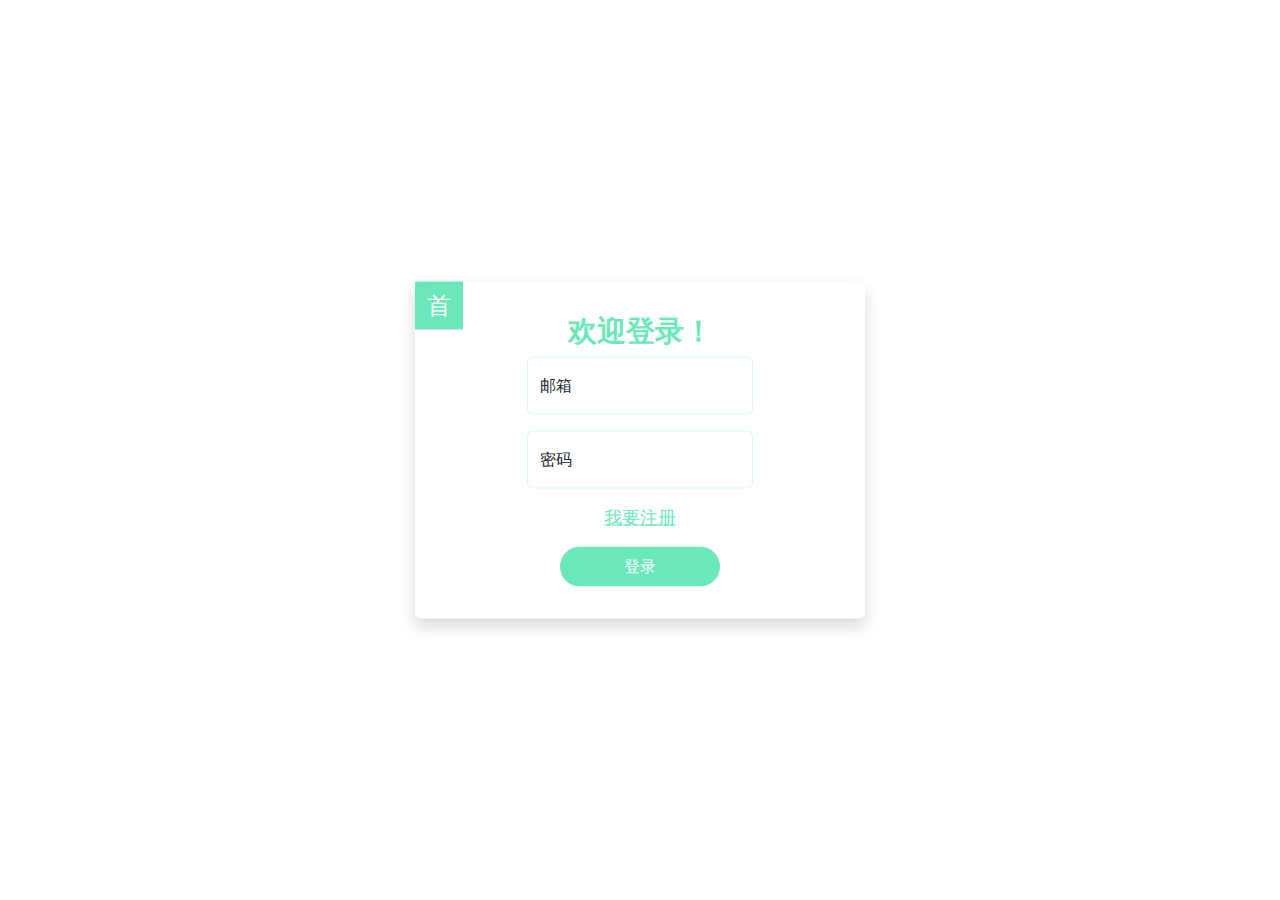
<file: login.html>
<!DOCTYPE html>
<html>
	<head>
		<meta charset="utf-8">
		<title></title>
		<link href="https://cdn.jsdelivr.net/npm/bootstrap@5.1.1/dist/css/bootstrap.min.css" rel="stylesheet" crossorigin="anonymous">
		
		<style>
		  .cmain{color: rgb(107,232,186);}
		  .cmain2{color:rgb(94,206,194);}
		  a:hover{color:rgb(94,206,194);}
		  
		  body {
		    display: flex;
		    height: 100vh;
		    min-height: 35rem;
		    align-items: center;
		    justify-content: center;
		    font-family: josefin sans, sans-serif;
		  }
		
		  .card {
		    position: absolute;
		    top: 50%;
		    left: 50%;
		    width: 100%;
		    padding-top: 1rem;
		    padding-bottom: 1rem;
		    -webkit-transform: translate(-50%, -50%);
		    transform: translate(-50%, -50%)
		  }
		
		  .card-wrap {
		    position: relative;
		    margin: 0 auto;
		  }
		
		  @media(min-width:769px) {
		    .card-wrap {
		      max-width: 450px;
		    }
		  }
		
		  .card-body {
		    display: flex;
		    flex-direction: column;
		    align-items: center;
		    justify-content: center;
		    text-align: center
		  }
		
		  .card-body p {
		    font-size: 1.1rem
		  }
		
		  .card-title {
		    font-weight: 700;
		    font-size: 1.8rem;
		  }
		
		  .badge-wrap {
		    display: flex;
		    justify-content: center;
		  }
		
		  .badge-wrap a.badge {
		    display: flex;
		    align-items: center;
		    justify-content: center;
		    width: 2.5rem;
		    height: 2.5rem;
		    margin: 0 .2rem;
		    padding: 0;
		    opacity: .7;
		    border-radius: 50%;
		    transition: opacity .3s ease-in;
		    font-size: 1rem;
		    color: #fff;
		    text-decoration: none;
		    cursor: pointer;
		  }
		
		  .badge-wrap a.badge:hover {
		    opacity: 1;
		    color: #fff;
		  }
		
		  .btn {
		    color: #fff !important;
		    width: 10em;
		    transition: all .4s;
		    border-radius: 20px;
		    border: 2px solid transparent;
		  }
		
		  .btn.btn-back {
		    position: absolute;
		    top: 0;
		    left: 0;
		    border-radius: 0;
		    width: 3rem;
		    height: 3rem;
		    font-size: 1.5rem;
		    border: 0;
		  }
		
		  .btn.btn-back:hover {
		    border: 0 !important;
		  }
		
		  .form-control {
		    font-family: handle, cursive;
		  }
		
		  .form-control::-webkit-input-placeholder {
		    font-family: josefin sans, sans-serif;
		    letter-spacing: .1em;
		    font-size: .9rem;
		  }
		
		  .form-control:-ms-input-placeholder {
		    font-family: josefin sans, sans-serif;
		    letter-spacing: .1em;
		    font-size: .9rem;
		  }
		
		  .form-control::-ms-input-placeholder {
		    font-family: josefin sans, sans-serif;
		    letter-spacing: .1em;
		    font-size: .9rem;
		  }
		
		  .form-control::placeholder {
		    font-family: josefin sans, sans-serif;
		    letter-spacing: .1em;
		    font-size: .9rem;
		  }
		
		  .card--register .card-title {
		    /* color: #ee9ca7; */
			color: rgb(107,232,186);
		  }
		
		  .card--register .badge {
		    /* background-color: #ee9ca7 */
		    background-color:rgb(107,232,186);
		  }
		
		  .card--register .btn {
		    background-color: #ee9ca7;
		  }
		
		  .card--register .btn:hover {
		    background-color: #fff;
		    color: #ee9ca7 !important;
		    font-weight: 700;
		    border: 2px solid rgba(238, 156, 167, .25);
		  }
		
		  .card--register .btn:focus {
		    box-shadow: 0 0 0 .2rem rgba(238, 156, 167, .25);
		  }
		
		  .card--register .form-control {
		    color: #ee9ca7;
		    border-color: rgba(238, 156, 167, .25);
		  }
		
		  .card--register .form-control:focus {
		    box-shadow: 0 0 0 .2rem rgba(238, 156, 167, .25);
		  }
		
		  .card--login .card-title {
		    /* color: #a7bfe8; */
		    color: rgb(107,232,186);
		  }
		
		  .card--login .badge {
		    /* background-color: #a7bfe8; */
		    background-color: rgb(107,232,186);
		  }
		
		  .card--login .btn {
		    /* background-color: #a7bfe8 */
		    background-color: rgb(107,232,186);
		  }
		
		  .card--login .btn:hover {
		    background-color: #fff;
		    /* color: #a7bfe8 !important; */
		    color: rgb(107,232,186) !important;
		    font-weight: 700;
		    /* border: 2px solid rgba(167, 191, 232, .25) */
		    border: 2px solid rgba(107,232,186, .25);
		  }
		
		  .card--login .btn:focus {
		    /* box-shadow: 0 0 0 .2rem rgba(167, 191, 232, .25) */
		    box-shadow: 0 0 0 .2rem rgba(107,232,186, .25);
		  }
		
		  .card--login .form-control {
		    /* color: #a7bfe8; */
			color:rgb(107,232,186);
		    /* border-color: rgba(167, 191, 232, .25); */
		    border-color: rgba(107,232,186, .25);
		  }
		
		  .card--login .form-control:focus {
		    /* box-shadow: 0 0 0 .2rem rgba(167, 191, 232, .25); */
		    box-shadow: 0 0 0 .2rem rgba(107,232,186, .25);
		  }
		
		  body {
		    /* background: linear-gradient(to right, #ffdde1, #ee9ca7, #a7bfe8, #6190e8); */
		    background-size: 500% 500%;
		    transition: background 3s ease;
		    background-position: 50% 50%;
		  }
		
		  body.is-register {
		    background-position: 0% 50%;
		  }
		
		  body.is-login {
		    background-position: 100% 50%;
		  }
		
		  .card {
		    transition: all .3s .1s ease-out;
		  }
		
		  .card.is-show {
		    opacity: 1;
		    -webkit-transform: translate(-50%, -50%);
		    transform: translate(-50%, -50%);
		    z-index: 5;
		  }
		</style>

	</head>
	<body>
		
		<div class="container">
		  <div class="card-wrap">
		    <div class="card border-0 shadow card--login" id="login">
		      <div class="card-body">
		        <h2 class="card-title">欢迎登录！</h2>
				  <!-- <form action="" method="post">
				  	<div class="form-group">
						<input type="email" name="" id="" value="" class="form-control" placeholder="support@feiniao.art" required />
					</div>
				  	<div class="form-group">
						<input type="password" name="" id="" value="" class="form-control" placeholder="******" required />
					</div>
				  	<p><a href="<%= new_registration_path(resource_name) %>">我要注册</a></p>
						<input type="submit" name="" id="" value="去定" class="btn btn-lg" />
				  </form> -->
				  <form class="form-floating">
					  <div class="form-floating mb-3">
						<input type="email" class="form-control" id="floatingInput" placeholder="name@example.com" required>
						<label for="floatingInput">邮箱</label>
					  </div>
					  <div class="form-floating mb-3">
						<input type="password" class="form-control" id="floatingPassword" placeholder="Password" required>
						<label for="floatingPassword">密码</label>
					  </div>
					  <p><a href="sign.html" class="cmain">我要注册</a></p>
					  <div class="col-12">
						<button class="btn" type="submit">登录</button>
					  </div>
				  </form>
		      </div>
		      <button class="btn btn-back js-btn" data-target="welcome">首</button>
		    </div>
		  </div>
		</div>

	</body>
</html>
</file>
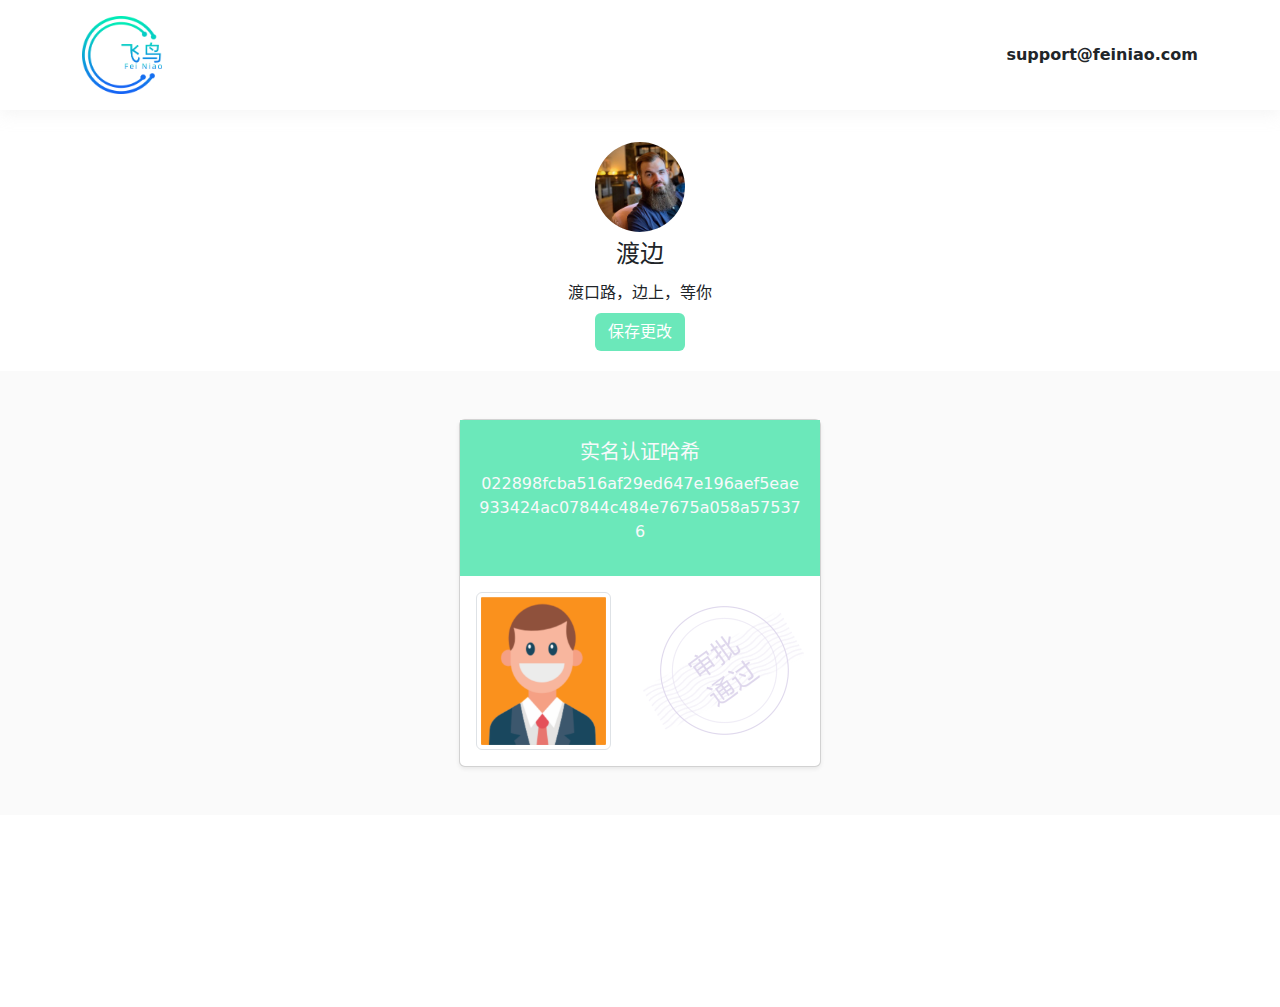
<file: setting.html>
<!DOCTYPE html>
<html lang="zh-CN">
	<head>
		<meta charset="utf-8">
		<title>NFT-bootstrap</title>
		<meta name="viewport" content="width=device-width, initial-scale=1">
		<link href="https://cdn.jsdelivr.net/npm/bootstrap@5.1.1/dist/css/bootstrap.min.css" rel="stylesheet"
			crossorigin="anonymous">
		<style type="text/css">
			.cred {
				border: 0.1px solid red;
			}

			.cmain {
				color: rgb(107, 232, 186);
			}

			.cmain2 {
				color: rgb(94, 206, 194);
			}

			a:hover {
				color: rgb(94, 206, 194);
			}

			.bg-main {
				background: rgb(107, 232, 186);
			}
			.bg-main2{
				background: rgb(41,103,236);
			}

			header {
				box-shadow: 0px 4px 16px 0px rgba(212, 212, 212, 0.26);
			}
		</style>
	</head>
	<body>
		<header class="p-3 mb-3">
			<div class="container">
				<!-- <div class="d-flex flex-wrap align-items-center justify-content-center justify-content-lg-start"> -->
				<div class="d-flex flex-wrap align-items-center justify-content-center justify-content-md-between">
					<a href="#" class="d-flex align-items-center mb-2 mb-lg-0 text-dark text-decoration-none">
						<img src="./img/logo-roll.png" class="img-fluid .img-thumbnail" width="80em" />
					</a>

					<!-- <ul class="nav col-12 col-lg-auto me-lg-auto mb-2 justify-content-center mb-md-0"> -->
					<ul class="nav col-12 col-md-auto mb-2 justify-content-center mb-md-0">
						<!-- <li><a href="#" class="nav-link px-2 link-secondary">NFT市场</a></li>
		          <li><a href="#" class="nav-link px-2 link-dark">艺术家</a></li>
		          <li><a href="#" class="nav-link px-2 link-dark">展览馆</a></li>
		          <li><a href="#" class="nav-link px-2 link-dark">实物市场</a></li>
		          <li><a href="#" class="nav-link px-2 link-dark">元宇宙</a></li> -->
						<!-- <li><a href="#" class="nav-link px-2 link-secondary">NFT市场</a></li>
				  <li><a href="#" class="nav-link px-2 link-dark">设置信息</a></li>
				  <li><a href="#" class="nav-link px-2 link-dark">实名认证</a></li>
				  <li><a href="#" class="nav-link px-2 link-dark">邀请奖励</a></li> -->
						<!-- <li><a href="#" class="nav-link px-2 link-dark">市场动态</a></li> -->
						<!-- <li class="nav-item dropdown">
				    <a class="nav-link dropdown-toggle" href="#" id="navbarDropdown" role="button" data-bs-toggle="dropdown" aria-expanded="false">
				      Dropdown
				    </a>
				    <ul class="dropdown-menu" aria-labelledby="navbarDropdown">
				      <li><a class="dropdown-item" href="#">Action</a></li>
				      <li><a class="dropdown-item" href="#">Another action</a></li>
				      <li><hr class="dropdown-divider"></li>
				      <li><a class="dropdown-item" href="#">Something else here</a></li>
				    </ul>
				  </li> -->
					</ul>
					<style type="text/css">
						#head-logo::after {
							display: none;
							content: none;
						}
					</style>
					<div class="dropdown text-end">
						<a id="head-logo" href="#" class="d-block link-dark text-decoration-none dropdown-toggle"
							id="dropdownUser1" data-bs-toggle="dropdown" aria-expanded="false">
							<!-- <img src="./img/logo.jpeg" alt="mdo" width="32" height="32" class="rounded-circle"> -->
							<b>support@feiniao.com</b>
						</a>
						<ul class="dropdown-menu text-small" aria-labelledby="dropdownUser1">
							<li><a class="dropdown-item" href="#">设置信息</a></li>
							<li><a class="dropdown-item" href="#">实名认证</a></li>
							<li><a class="dropdown-item" href="#">邀请奖励</a></li>
							<li>
								<hr class="dropdown-divider">
							</li>
							<li><a class="dropdown-item" href="#">离开系统</a></li>
						</ul>
					</div>
				</div>
			</div>
		</header>

		<style type="text/css">
			.baniframe {
				width: 100%;
				height: 100%;
				border-width: 0px;
			}

			.add-copy:hover {
				cursor: pointer;
			}
		</style>

		<!-- <iframe class="baniframe" sandbox="allow-scripts allow-same-origin" id="mh" src="./js/a8.html"></iframe> -->
		<div class=" p-3">
			<div class="container">
				<div class="row justify-content-between">
					<!-- <div class="col-3">
			      <button type="button" class="btn bg-warning">返回</button>
				  <a href="" class="cmain">返回</a>
			    </div> -->
					<!-- <div class="col-3">
				  <button type="button" class="btn bg-warning">保存更改</button>
				</div> -->
				</div>
				<div class="row text-center">
					<div class="col-12">
						<img src="img/logo.jpeg" width="90" height="90" class="rounded-circle">
					</div>
					<div class="col-12">
						<h4 class="pt-2">渡边</h4>
					</div>
					<div class="col-12 p-1">
						渡口路，边上，等你
					</div>
					<!-- <div class="col-12 text-break align-middle">
						0x425c9607a171181B855a4a103931D90ED1B271F3 <img src="./img/copy24.png" class="add-copy">
					</div> -->
					<div class="col-12 p-1">
						<button type="button" class="btn bg-main text-white">保存更改</button>
					</div>
				</div>
			</div>
		</div>
		<!--  -->

		<style type="text/css">
			.content {
				background: #fafafa;
			}

			.content a {
				text-decoration: none;
			}
		</style>
		<div class="content">
			<div class="container pb-5 pt-5">
				<!-- <h4 class="pt-5">创作</h4> -->

				<!-- <nav class="pt-5">
					<ol class="breadcrumb">
						<li class=""><a href="#" class=" text-dark">
								<h4>实名认证 &nbsp;</h4>
							</a></li>
					</ol>
				</nav> -->
				<!-- <div class="d-flex">
		  			<div class="author d-flex align-items-center justify-content-center flex-column">
		  				<a href=""><img src="./img/logo02.jpeg" alt="" /></a>
		  				<div id="">
		  					住那
		  				</div>
		  			</div>
		  		</div> -->
				<div class="row row-cols-1 row-cols-md-3 g-3 d-flex justify-content-center">

					<!-- <div class="col">
						<div class="card h-100 position-relative shadow-sm">
							<div class="p-3 bg-warning text-light d-flex justify-content-between">
								<h5 class="start-0 pt-1">实名认证</h5>
							</div>
							<div class="position-relative d-flex justify-content-around">
								<div class="p-3">
									<img src="./img/idlogo.png" class="p-1 img-thumbnail" alt="..." width="150">
								</div>
								<div class="p-3">
									<form class="form-floating">
										<div class="form-floating mb-3">
											<input type="email" class="form-control" id="floatingInput"
												placeholder="姓名" required>
											<label for="floatingInput">姓名</label>
										</div>
										<div class="form-floating mb-3">
											<input type="password" class="form-control" id="floatingPassword"
												placeholder="身份证" required>
											<label for="floatingPassword">身份证</label>
										</div>
										<h6><span class="badge bg-light" style="position: absolute;right: 0;bottom:124%;"><button class="btn btn-sm text-warning" type="submit">验证</button></span></h6>
									</form>
								</div>
							</div>
						</div>
					</div> -->
					
					<div class="col">
						<div class="card h-100 position-relative shadow-sm">
							<div class="p-3 bg-main text-light text-center">
								<h5 class="start-0 pt-1">实名认证哈希</h5>
								<p>022898fcba516af29ed647e196aef5eae933424ac07844c484e7675a058a575376</p>
							</div>
							<div class="position-relative d-flex justify-content-around">
								<div class="p-3">
									<img src="./img/idlogo.png" class="p-1 img-thumbnail" alt="..." width="150">
								</div>
								<div class="p-3 d-flex align-items-center">
									<img src="img/verify.png">
								</div>
							</div>
						</div>
					</div>

				</div>
			</div>
		</div>


		<style type="text/css">
			.author-list {
				overflow: auto;
			}

			.author {
				width: 107px;
				height: 107px;
				border-radius: 16px;
			}

			.author:hover {
				background: #F5F5F5;
			}
		</style>

		<style type="text/css">
			footer a {
				color: #515154;
				text-decoration: none;
				font-size: 0.875em;
			}

			footer a:hover {
				color: #1d1d1f;
				text-decoration: underline;
			}
		</style>

		<!-- <footer></footer> -->
		<footer class="bd-footer py-5">
			<div class="container py-5">
				<div class="row">
				</div>
			</div>
		</footer>

		<!-- JavaScript 文件是可选的。从以下两种建议中选择一个即可！ -->

		<!-- 选项 1：包含 Popper 的 Bootstrap 集成包 -->
		<script src="https://cdn.jsdelivr.net/npm/bootstrap@5.1.1/dist/js/bootstrap.bundle.min.js"
			integrity="sha384-/bQdsTh/da6pkI1MST/rWKFNjaCP5gBSY4sEBT38Q/9RBh9AH40zEOg7Hlq2THRZ" crossorigin="anonymous">
		</script>

		<!-- 选项 2：Popper 和 Bootstrap 的 JS 插件各自独立 -->
		<!--
		<script src="https://cdn.jsdelivr.net/npm/@popperjs/core@2.9.3/dist/umd/popper.min.js" integrity="sha384-W8fXfP3gkOKtndU4JGtKDvXbO53Wy8SZCQHczT5FMiiqmQfUpWbYdTil/SxwZgAN" crossorigin="anonymous"></script>
		<script src="https://cdn.jsdelivr.net/npm/bootstrap@5.1.1/dist/js/bootstrap.min.js" integrity="sha384-skAcpIdS7UcVUC05LJ9Dxay8AXcDYfBJqt1CJ85S/CFujBsIzCIv+l9liuYLaMQ/" crossorigin="anonymous"></script>
		-->


	</body>
</html>
</file>
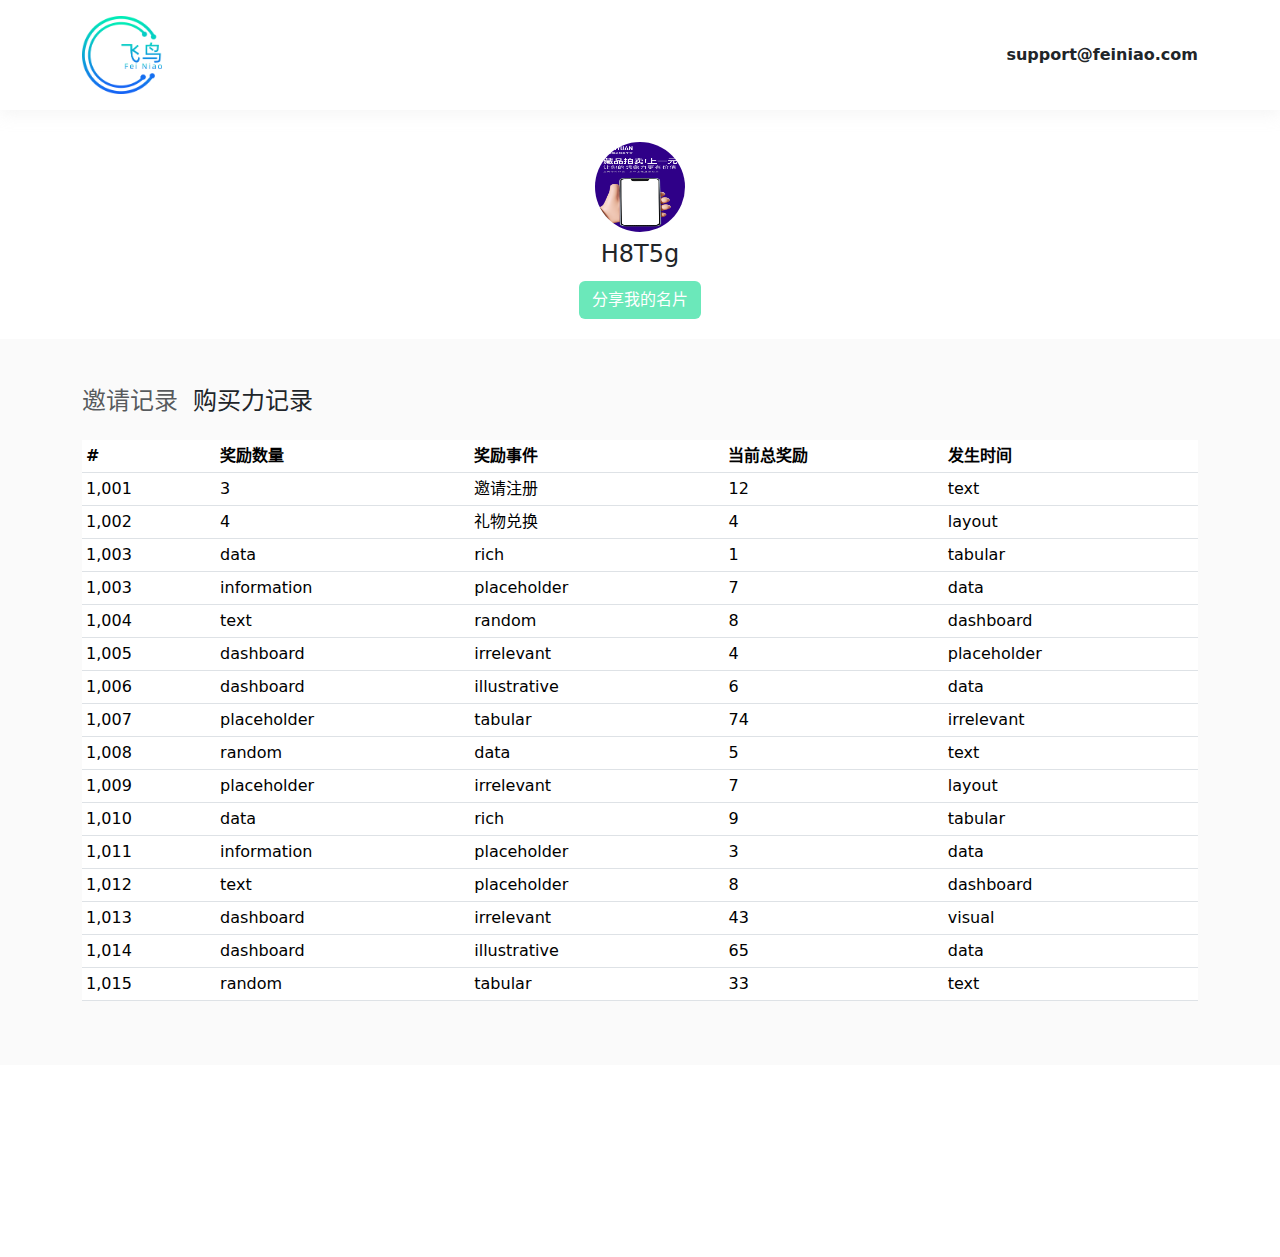
<file: token.html>
<!DOCTYPE html>
<html lang="zh-CN">
	<head>
		<meta charset="utf-8">
		<title>NFT-bootstrap</title>
		<meta name="viewport" content="width=device-width, initial-scale=1">
		<link href="https://cdn.jsdelivr.net/npm/bootstrap@5.1.1/dist/css/bootstrap.min.css" rel="stylesheet"
			crossorigin="anonymous">
		<style type="text/css">
			.cred {
				border: 0.1px solid red;
			}

			.cmain {
				color: rgb(107, 232, 186);
			}

			.cmain2 {
				color: rgb(94, 206, 194);
			}

			a:hover {
				color: rgb(94, 206, 194);
			}

			.bg-main {
				background: rgb(107, 232, 186);
			}
			.bg-main2{
				background: rgb(41,103,236);
			}

			header {
				box-shadow: 0px 4px 16px 0px rgba(212, 212, 212, 0.26);
			}
		</style>
	</head>
	<body>
		<header class="p-3 mb-3">
			<div class="container">
				<!-- <div class="d-flex flex-wrap align-items-center justify-content-center justify-content-lg-start"> -->
				<div class="d-flex flex-wrap align-items-center justify-content-center justify-content-md-between">
					<a href="index2.html" class="d-flex align-items-center mb-2 mb-lg-0 text-dark text-decoration-none">
						<img src="./img/logo-roll.png" class="img-fluid .img-thumbnail" width="80em" />
					</a>

					<!-- <ul class="nav col-12 col-lg-auto me-lg-auto mb-2 justify-content-center mb-md-0"> -->
					<ul class="nav col-12 col-md-auto mb-2 justify-content-center mb-md-0">
						<!-- <li><a href="#" class="nav-link px-2 link-secondary">NFT市场</a></li>
		          <li><a href="#" class="nav-link px-2 link-dark">艺术家</a></li>
		          <li><a href="#" class="nav-link px-2 link-dark">展览馆</a></li>
		          <li><a href="#" class="nav-link px-2 link-dark">实物市场</a></li>
		          <li><a href="#" class="nav-link px-2 link-dark">元宇宙</a></li> -->
						<!-- <li><a href="#" class="nav-link px-2 link-secondary">NFT市场</a></li>
				  <li><a href="#" class="nav-link px-2 link-dark">设置信息</a></li>
				  <li><a href="#" class="nav-link px-2 link-dark">实名认证</a></li>
				  <li><a href="#" class="nav-link px-2 link-dark">邀请奖励</a></li> -->
						<!-- <li><a href="#" class="nav-link px-2 link-dark">市场动态</a></li> -->
						<!-- <li class="nav-item dropdown">
				    <a class="nav-link dropdown-toggle" href="#" id="navbarDropdown" role="button" data-bs-toggle="dropdown" aria-expanded="false">
				      Dropdown
				    </a>
				    <ul class="dropdown-menu" aria-labelledby="navbarDropdown">
				      <li><a class="dropdown-item" href="#">Action</a></li>
				      <li><a class="dropdown-item" href="#">Another action</a></li>
				      <li><hr class="dropdown-divider"></li>
				      <li><a class="dropdown-item" href="#">Something else here</a></li>
				    </ul>
				  </li> -->
					</ul>
					<style type="text/css">
						#head-logo::after {
							display: none;
							content: none;
						}
					</style>
					<div class="dropdown text-end">
						<a id="head-logo" href="#" class="d-block link-dark text-decoration-none dropdown-toggle"
							id="dropdownUser1" data-bs-toggle="dropdown" aria-expanded="false">
							<!-- <img src="./img/logo.jpeg" alt="mdo" width="32" height="32" class="rounded-circle"> -->
							<b>support@feiniao.com</b>
						</a>
						<ul class="dropdown-menu text-small" aria-labelledby="dropdownUser1">
							<li><a class="dropdown-item" href="#">设置信息</a></li>
							<li><a class="dropdown-item" href="#">实名认证</a></li>
							<li><a class="dropdown-item" href="#">邀请奖励</a></li>
							<li>
								<hr class="dropdown-divider">
							</li>
							<li><a class="dropdown-item" href="#">离开系统</a></li>
						</ul>
					</div>
				</div>
			</div>
		</header>

		<style type="text/css">
			.baniframe {
				width: 100%;
				height: 100%;
				border-width: 0px;
			}

			.add-copy:hover {
				cursor: pointer;
			}
		</style>

		<!-- <iframe class="baniframe" sandbox="allow-scripts allow-same-origin" id="mh" src="./js/a8.html"></iframe> -->
		<div class=" p-3">
			<div class="container">
				<!-- <img src="img/codebanner.png" > -->
				<div class="row text-center">
					<div class="col-12">
						<img src="./img/codebanner.png" width="90" height="90" class="rounded-circle">
					</div>
					<div class="col-12">
						<h4 class="pt-2">H8T5g</h4>
					</div>
					<div class="col-12 p-1">
						<button type="button" class="btn bg-main text-white">分享我的名片</button>
					</div>
				</div>
			</div>
		</div>
		<!--  -->

		<style type="text/css">
			.content {
				background: #fafafa;
			}

			.content a {
				text-decoration: none;
			}
		</style>
		<div class="content">
			<div class="container pb-5">
				<nav class="pt-5">
				  <ol class="breadcrumb">
				    <li class=""><a href="invite.html" class=" text-muted"><h4>邀请记录 &nbsp;</h4></a></li>
				    <li class=""><a href="token.html" class=" text-dark"><h4>购买力记录</h4></a></li>
				  </ol>
				</nav>

				<div class="table-responsive">
				        <table class="table table-sm">
				          <thead>
				            <tr  class="bg-main text-light">
				              <th scope="col">#</th>
				              <th scope="col">奖励数量</th>
				              <th scope="col">奖励事件</th>
				              <th scope="col">当前总奖励</th>
				              <th scope="col">发生时间</th>
				            </tr>
				          </thead>
				          <tbody>
				            <tr>
				              <td>1,001</td>
				              <td>3</td>
				              <td>邀请注册</td>
				              <td>12</td>
				              <td>text</td>
				            </tr>
				            <tr>
				              <td>1,002</td>
				              <td>4</td>
				              <td>礼物兑换</td>
				              <td>4</td>
				              <td>layout</td>
				            </tr>
				            <tr>
				              <td>1,003</td>
				              <td>data</td>
				              <td>rich</td>
				              <td>1</td>
				              <td>tabular</td>
				            </tr>
				            <tr>
				              <td>1,003</td>
				              <td>information</td>
				              <td>placeholder</td>
				              <td>7</td>
				              <td>data</td>
				            </tr>
				            <tr>
				              <td>1,004</td>
				              <td>text</td>
				              <td>random</td>
				              <td>8</td>
				              <td>dashboard</td>
				            </tr>
				            <tr>
				              <td>1,005</td>
				              <td>dashboard</td>
				              <td>irrelevant</td>
				              <td>4</td>
				              <td>placeholder</td>
				            </tr>
				            <tr>
				              <td>1,006</td>
				              <td>dashboard</td>
				              <td>illustrative</td>
				              <td>6</td>
				              <td>data</td>
				            </tr>
				            <tr>
				              <td>1,007</td>
				              <td>placeholder</td>
				              <td>tabular</td>
				              <td>74</td>
				              <td>irrelevant</td>
				            </tr>
				            <tr>
				              <td>1,008</td>
				              <td>random</td>
				              <td>data</td>
				              <td>5</td>
				              <td>text</td>
				            </tr>
				            <tr>
				              <td>1,009</td>
				              <td>placeholder</td>
				              <td>irrelevant</td>
				              <td>7</td>
				              <td>layout</td>
				            </tr>
				            <tr>
				              <td>1,010</td>
				              <td>data</td>
				              <td>rich</td>
				              <td>9</td>
				              <td>tabular</td>
				            </tr>
				            <tr>
				              <td>1,011</td>
				              <td>information</td>
				              <td>placeholder</td>
				              <td>3</td>
				              <td>data</td>
				            </tr>
				            <tr>
				              <td>1,012</td>
				              <td>text</td>
				              <td>placeholder</td>
				              <td>8</td>
				              <td>dashboard</td>
				            </tr>
				            <tr>
				              <td>1,013</td>
				              <td>dashboard</td>
				              <td>irrelevant</td>
				              <td>43</td>
				              <td>visual</td>
				            </tr>
				            <tr>
				              <td>1,014</td>
				              <td>dashboard</td>
				              <td>illustrative</td>
				              <td>65</td>
				              <td>data</td>
				            </tr>
				            <tr>
				              <td>1,015</td>
				              <td>random</td>
				              <td>tabular</td>
				              <td>33</td>
				              <td>text</td>
				            </tr>
				          </tbody>
				        </table>
				      </div>
				
			</div>
		</div>


		<style type="text/css">
			.author-list {
				overflow: auto;
			}

			.author {
				width: 107px;
				height: 107px;
				border-radius: 16px;
			}

			.author:hover {
				background: #F5F5F5;
			}
		</style>

		<style type="text/css">
			footer a {
				color: #515154;
				text-decoration: none;
				font-size: 0.875em;
			}

			footer a:hover {
				color: #1d1d1f;
				text-decoration: underline;
			}
		</style>

		<!-- <footer></footer> -->
		<footer class="bd-footer py-5">
			<div class="container py-5">
				<div class="row">
				</div>
			</div>
		</footer>

		<!-- JavaScript 文件是可选的。从以下两种建议中选择一个即可！ -->

		<!-- 选项 1：包含 Popper 的 Bootstrap 集成包 -->
		<script src="https://cdn.jsdelivr.net/npm/bootstrap@5.1.1/dist/js/bootstrap.bundle.min.js"
			integrity="sha384-/bQdsTh/da6pkI1MST/rWKFNjaCP5gBSY4sEBT38Q/9RBh9AH40zEOg7Hlq2THRZ" crossorigin="anonymous">
		</script>

		<!-- 选项 2：Popper 和 Bootstrap 的 JS 插件各自独立 -->
		<!--
		<script src="https://cdn.jsdelivr.net/npm/@popperjs/core@2.9.3/dist/umd/popper.min.js" integrity="sha384-W8fXfP3gkOKtndU4JGtKDvXbO53Wy8SZCQHczT5FMiiqmQfUpWbYdTil/SxwZgAN" crossorigin="anonymous"></script>
		<script src="https://cdn.jsdelivr.net/npm/bootstrap@5.1.1/dist/js/bootstrap.min.js" integrity="sha384-skAcpIdS7UcVUC05LJ9Dxay8AXcDYfBJqt1CJ85S/CFujBsIzCIv+l9liuYLaMQ/" crossorigin="anonymous"></script>
		-->


	</body>
</html>
</file>
